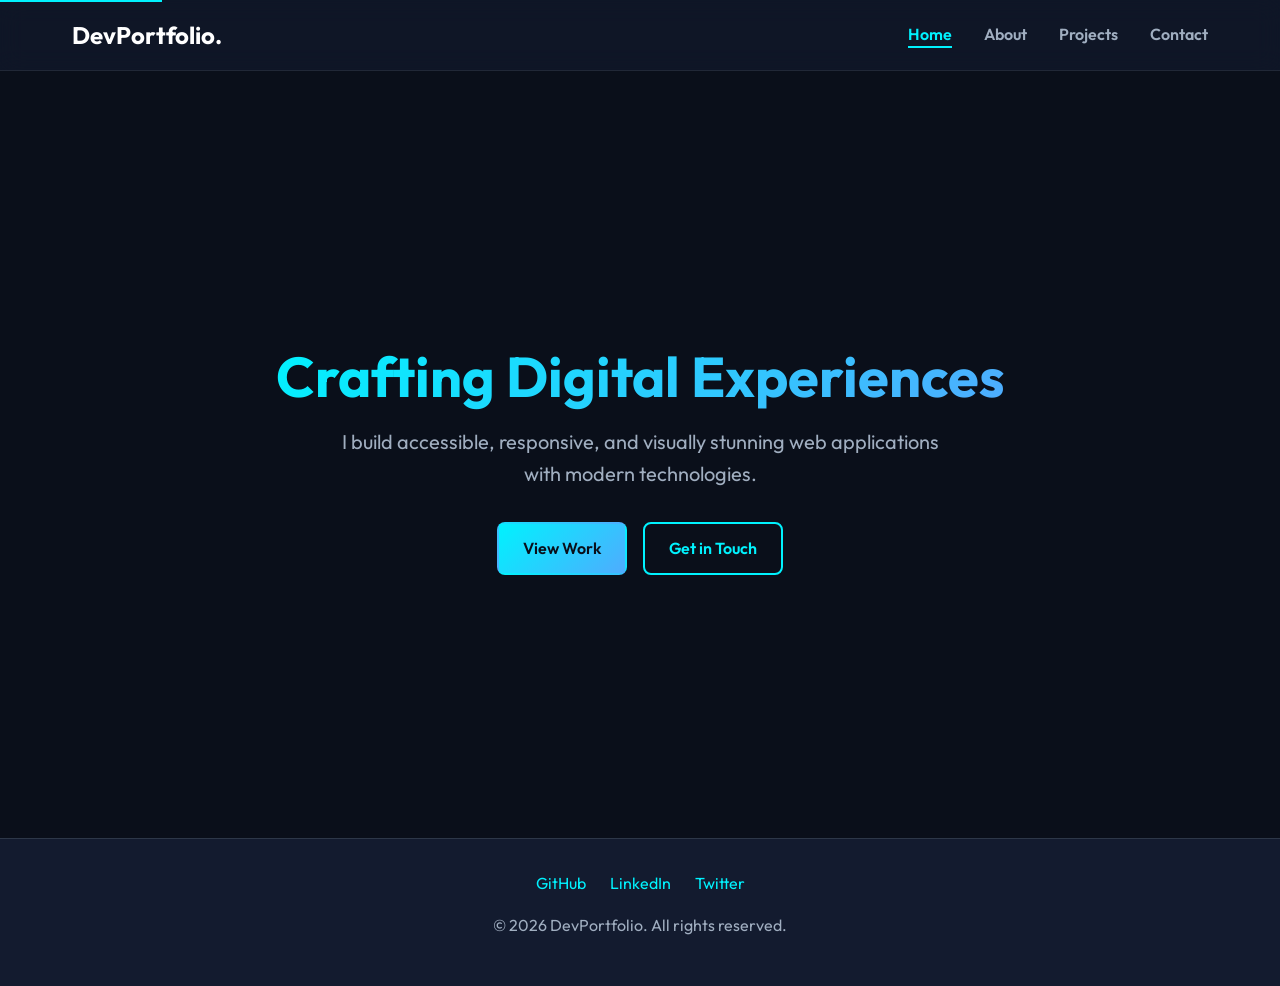
<file: index.html>
<!DOCTYPE html>
<html lang="en">
<head>
    <meta charset="UTF-8">
    <meta name="viewport" content="width=device-width, initial-scale=1.0">
    <meta name="description" content="Personal Portfolio of a passionate web developer showcasing creative projects, technical skills, and professional experience.">
    <title>Home | Portfolio</title>
    <link rel="stylesheet" href="styles.css">
</head>
<body>
    <a href="#main-content" class="skip-link">Skip to main content</a>
    
    <header class="site-header" role="banner">
        <div class="container nav-container">
            <a href="index.html" class="logo" aria-label="Home">DevPortfolio.</a>
            <nav class="main-nav" aria-label="Main Navigation">
                <ul>
                    <li><a href="index.html" aria-current="page">Home</a></li>
                    <li><a href="about.html">About</a></li>
                    <li><a href="projects.html">Projects</a></li>
                    <li><a href="contact.html">Contact</a></li>
                </ul>
            </nav>
        </div>
    </header>

    <main id="main-content" role="main">
        <section class="hero container" aria-labelledby="hero-heading">
            <h1 id="hero-heading">Crafting Digital Experiences</h1>
            <p>I build accessible, responsive, and visually stunning web applications with modern technologies.</p>
            <div class="btn-group">
                <a href="projects.html" class="btn btn-primary" aria-label="View my portfolio projects">View Work</a>
                <a href="contact.html" class="btn btn-secondary" aria-label="Contact me">Get in Touch</a>
            </div>
        </section>
    </main>

    <footer class="site-footer" role="contentinfo">
        <div class="container">
            <nav class="social-links" aria-label="Social Media Links">
                <a href="https://github.com" target="_blank" rel="noopener noreferrer" aria-label="GitHub Profile">GitHub</a>
                <a href="https://linkedin.com" target="_blank" rel="noopener noreferrer" aria-label="LinkedIn Profile">LinkedIn</a>
                <a href="https://twitter.com" target="_blank" rel="noopener noreferrer" aria-label="Twitter Profile">Twitter</a>
            </nav>
            <p>&copy; 2026 DevPortfolio. All rights reserved.</p>
        </div>
    </footer>
</body>
</html>
</file>
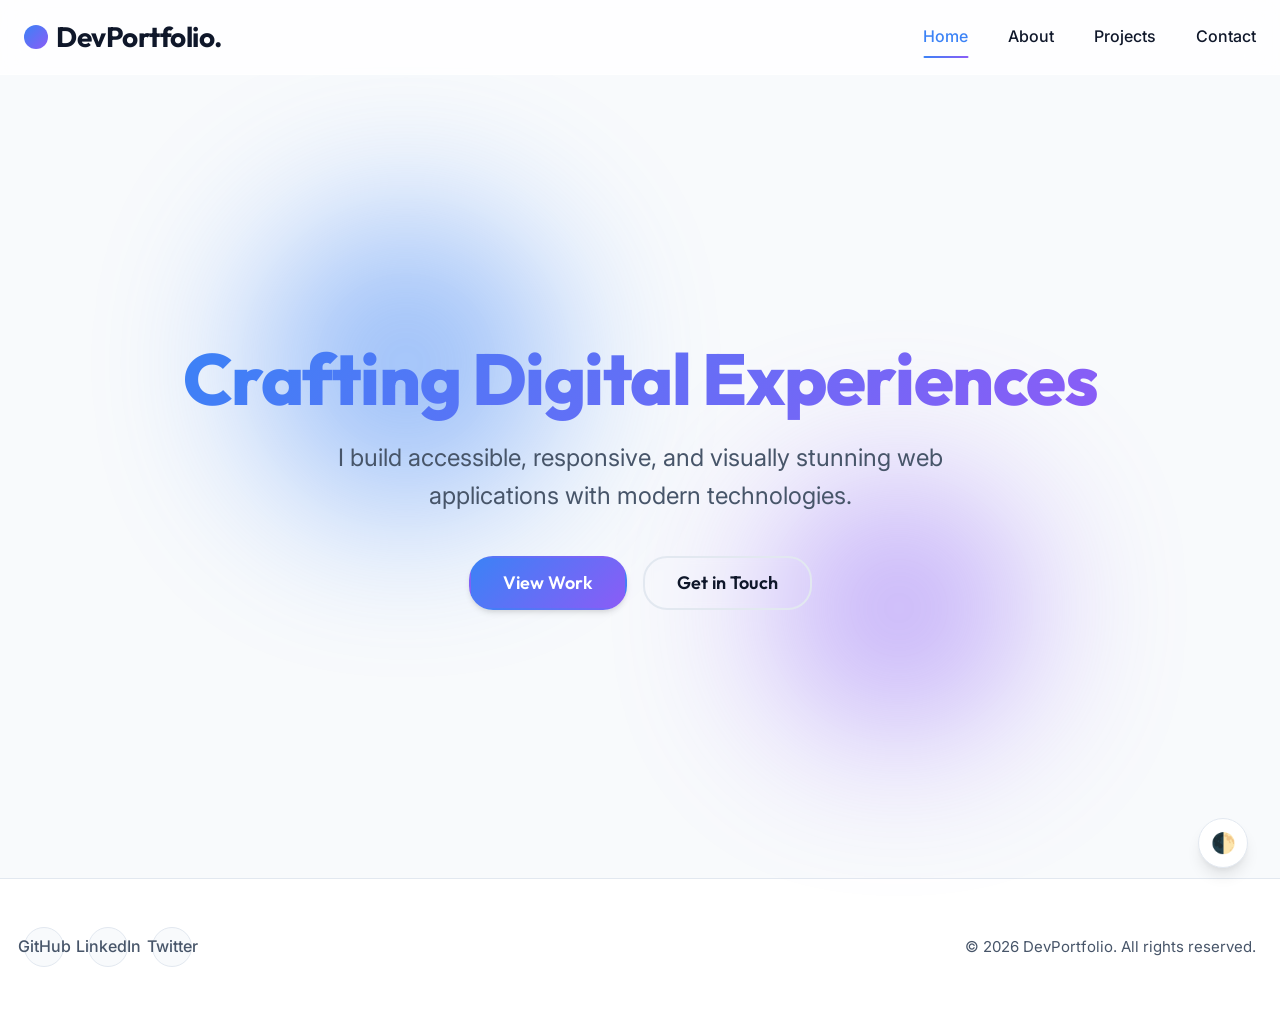
<file: Task2/index.html>
<!DOCTYPE html>
<html lang="en">
<head>
    <meta charset="UTF-8">
    <meta name="viewport" content="width=device-width, initial-scale=1.0">
    <meta name="description" content="Personal Portfolio of a passionate web developer showcasing creative projects, technical skills, and professional experience.">
    <title>Home | Portfolio</title>
    <link rel="stylesheet" href="styles.css">
</head>
<body>
    <a href="#main-content" class="skip-link">Skip to main content</a>
    
    <header class="site-header" role="banner">
        <div class="container nav-container">
            <a href="index.html" class="logo" aria-label="Home">DevPortfolio.</a>
            <nav class="main-nav" aria-label="Main Navigation">
                <ul>
                    <li><a href="index.html" aria-current="page">Home</a></li>
                    <li><a href="about.html">About</a></li>
                    <li><a href="projects.html">Projects</a></li>
                    <li><a href="contact.html">Contact</a></li>
                </ul>
            </nav>
        </div>
    </header>

    <main id="main-content" role="main">
        <section class="hero container" aria-labelledby="hero-heading">
            <h1 id="hero-heading">Crafting Digital Experiences</h1>
            <p>I build accessible, responsive, and visually stunning web applications with modern technologies.</p>
            <div class="btn-group">
                <a href="projects.html" class="btn btn-primary" aria-label="View my portfolio projects">View Work</a>
                <a href="contact.html" class="btn btn-secondary" aria-label="Contact me">Get in Touch</a>
            </div>
        </section>
    </main>

    <footer class="site-footer" role="contentinfo">
        <div class="container footer-content">
            <nav class="social-links" aria-label="Social Media Links">
                <a href="https://github.com" target="_blank" rel="noopener noreferrer" aria-label="GitHub Profile">GitHub</a>
                <a href="https://linkedin.com" target="_blank" rel="noopener noreferrer" aria-label="LinkedIn Profile">LinkedIn</a>
                <a href="https://twitter.com" target="_blank" rel="noopener noreferrer" aria-label="Twitter Profile">Twitter</a>
            </nav>
            <p>&copy; 2026 DevPortfolio. All rights reserved.</p>
        </div>
    </footer>

    <div class="theme-toggle-container">
        <button id="themeToggle" class="theme-toggle" aria-label="Toggle dark mode">
            🌓
        </button>
    </div>
    <script>
        const toggleBtn = document.getElementById('themeToggle');
        toggleBtn.addEventListener('click', () => {
            const currentTheme = document.documentElement.getAttribute('data-theme') || 'light';
            document.documentElement.setAttribute('data-theme', currentTheme === 'light' ? 'dark' : 'light');
        });
    </script>
</body>
</html>
</file>
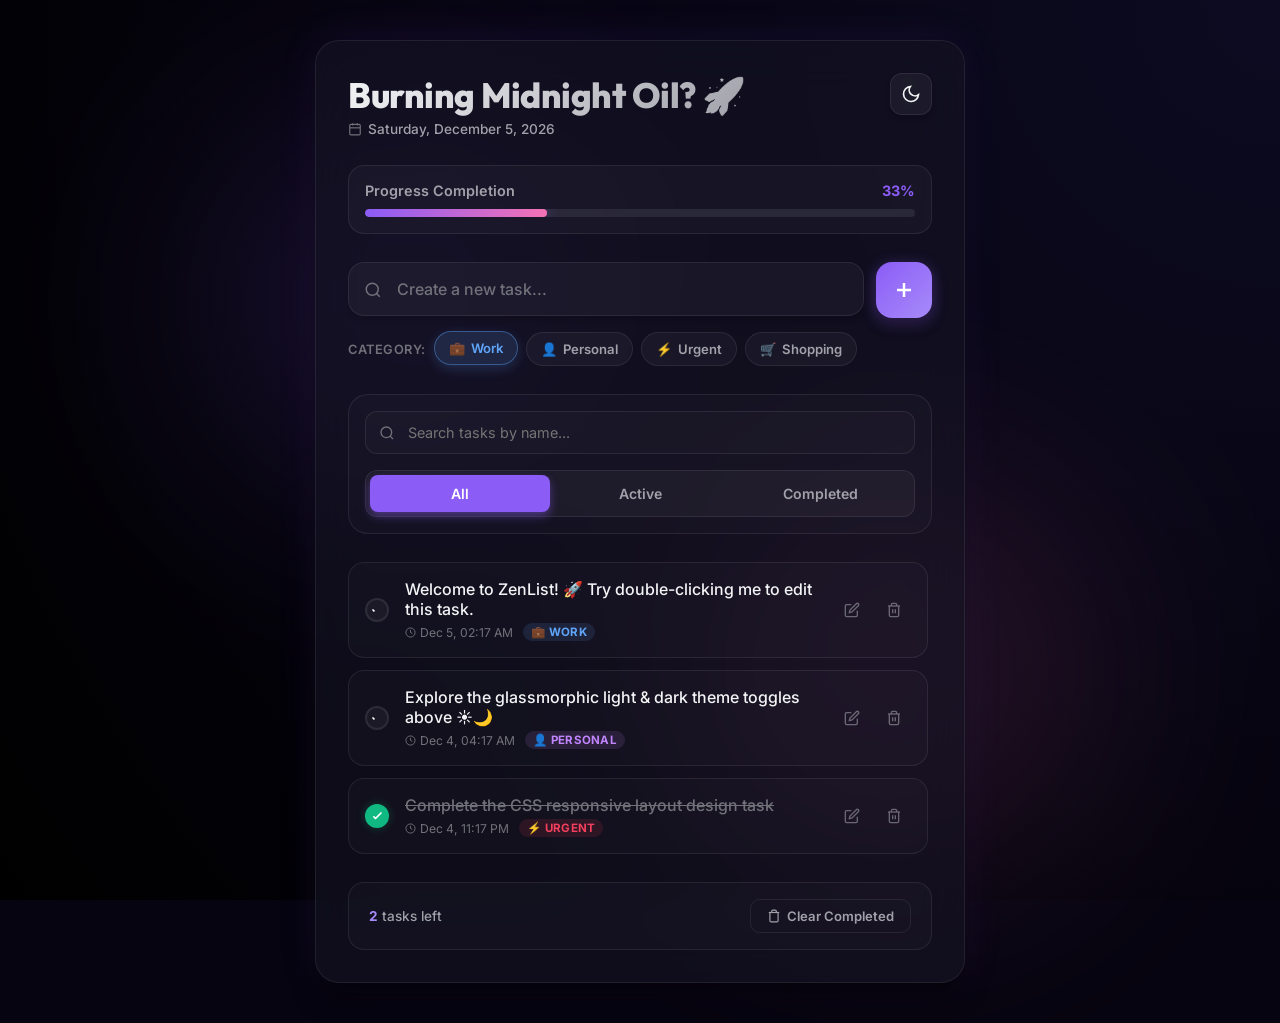
<file: Task3/index.html>
<!DOCTYPE html>
<html lang="en" data-theme="dark">
<head>
  <meta charset="UTF-8">
  <meta name="viewport" content="width=device-width, initial-scale=1.0">
  <meta name="description" content="ZenList - A premium, interactive glassmorphic client-side task manager with advanced state, CRUD, filters, and local persistence.">
  <title>ZenList // Premium Personal Task Space</title>
  
  <!-- CSS Stylesheet -->
  <link rel="stylesheet" href="styles.css">
</head>
<body>

  <!-- Main Glassmorphic Wrapper -->
  <main class="app-container" id="appContainer">
    
    <!-- App Header & Greeting Panel -->
    <header class="app-header">
      <div class="greeting-section">
        <h1 id="greetingText">Hello, Productive Day!</h1>
        <div class="date-widget" aria-live="polite">
          <svg fill="none" viewBox="0 0 24 24" stroke="currentColor">
            <rect x="3" y="4" width="18" height="18" rx="2" ry="2" stroke-width="2"/>
            <line x1="16" y1="2" x2="16" y2="6" stroke-width="2"/>
            <line x1="8" y1="2" x2="8" y2="6" stroke-width="2"/>
            <line x1="3" y1="10" x2="21" y2="10" stroke-width="2"/>
          </svg>
          <span id="dateText">Loading Date...</span>
        </div>
      </div>
      
      <!-- Theme Toggle Switch -->
      <div class="header-actions">
        <button id="themeToggleBtn" class="theme-toggle" aria-label="Toggle light and dark theme" title="Toggle Theme">
          <!-- Sun Icon for Light Mode -->
          <svg class="sun-icon" fill="none" viewBox="0 0 24 24" stroke="currentColor">
            <circle cx="12" cy="12" r="5" stroke-width="2"/>
            <line x1="12" y1="1" x2="12" y2="3" stroke-width="2"/>
            <line x1="12" y1="21" x2="12" y2="23" stroke-width="2"/>
            <line x1="4.22" y1="4.22" x2="5.64" y2="5.64" stroke-width="2"/>
            <line x1="18.36" y1="18.36" x2="19.78" y2="19.78" stroke-width="2"/>
            <line x1="1" y1="12" x2="3" y2="12" stroke-width="2"/>
            <line x1="21" y1="12" x2="23" y2="12" stroke-width="2"/>
            <line x1="4.22" y1="19.78" x2="5.64" y2="18.36" stroke-width="2"/>
            <line x1="18.36" y1="5.64" x2="19.78" y2="4.22" stroke-width="2"/>
          </svg>
          <!-- Moon Icon for Dark Mode -->
          <svg class="moon-icon" fill="none" viewBox="0 0 24 24" stroke="currentColor">
            <path d="M21 12.79A9 9 0 1 1 11.21 3 7 7 0 0 0 21 12.79z" stroke-width="2"/>
          </svg>
        </button>
      </div>
    </header>

    <!-- Progress Tracker Widget -->
    <section class="progress-widget" aria-labelledby="progressTitle">
      <div class="progress-info">
        <span id="progressTitle">Progress Completion</span>
        <span id="progressPercent" class="progress-percent">0%</span>
      </div>
      <div class="progress-bar-container">
        <div id="progressBarFill" class="progress-bar-fill" role="progressbar" aria-valuenow="0" aria-valuemin="0" aria-valuemax="100"></div>
      </div>
    </section>

    <!-- Task Input Panel -->
    <section class="input-panel" aria-label="Add a new task">
      <div class="input-row">
        <div class="input-container">
          <input type="text" id="taskInput" class="task-input" placeholder="Create a new task..." aria-label="Task title input">
          <svg fill="none" viewBox="0 0 24 24" stroke="currentColor">
            <circle cx="11" cy="11" r="8" stroke-width="2"/>
            <line x1="21" y1="21" x2="16.65" y2="16.65" stroke-width="2"/>
          </svg>
        </div>
        <button id="addTaskBtn" class="add-task-btn" aria-label="Add task button" title="Add Task">
          <svg fill="none" viewBox="0 0 24 24" stroke="currentColor">
            <line x1="12" y1="5" x2="12" y2="19"/>
            <line x1="5" y1="12" x2="19" y2="12"/>
          </svg>
        </button>
      </div>

      <!-- Categories Option Chips -->
      <div class="options-row">
        <div class="category-select-wrapper">
          <span class="category-label">Category:</span>
          <div class="category-chips" id="categoryChips">
            <button class="category-chip active" data-category="work" aria-label="Select Work Category">
              <span>💼</span> Work
            </button>
            <button class="category-chip" data-category="personal" aria-label="Select Personal Category">
              <span>👤</span> Personal
            </button>
            <button class="category-chip" data-category="urgent" aria-label="Select Urgent Category">
              <span>⚡</span> Urgent
            </button>
            <button class="category-chip" data-category="shopping" aria-label="Select Shopping Category">
              <span>🛒</span> Shopping
            </button>
          </div>
        </div>
      </div>
    </section>

    <!-- Filter & Search Board -->
    <section class="filter-search-container" aria-label="Search and filter tasks">
      <!-- Search Input -->
      <div class="search-container">
        <input type="text" id="searchInput" class="search-input" placeholder="Search tasks by name..." aria-label="Search tasks input">
        <svg fill="none" viewBox="0 0 24 24" stroke="currentColor">
          <circle cx="11" cy="11" r="8" stroke-width="2"/>
          <line x1="21" y1="21" x2="16.65" y2="16.65" stroke-width="2"/>
        </svg>
      </div>

      <!-- State Filters (Tabs) -->
      <nav class="filters-tabs" aria-label="Task state navigation">
        <button class="filter-tab active" data-filter="all">All</button>
        <button class="filter-tab" data-filter="active">Active</button>
        <button class="filter-tab" data-filter="completed">Completed</button>
      </nav>
    </section>

    <!-- Tasks Display Area -->
    <section id="tasksDisplaySection" aria-label="List of tasks">
      <div id="tasksContainer" class="tasks-container">
        <!-- Rendered Dynamically via JS -->
      </div>
    </section>

    <!-- Stats & Cleanup Footer -->
    <footer class="app-footer">
      <div class="stats-count">
        <span id="itemsLeftCount">0</span> tasks left
      </div>
      <button id="clearCompletedBtn" class="clear-btn" aria-label="Clear all completed tasks" title="Clear Completed">
        <svg fill="none" viewBox="0 0 24 24" stroke="currentColor">
          <polyline points="3 6 5 6 21 6" stroke-width="2"/>
          <path d="M19 6v14a2 2 0 0 1-2 2H7a2 2 0 0 1-2-2V6m3 0V4a2 2 0 0 1 2-2h4a2 2 0 0 1 2 2v2" stroke-width="2"/>
        </svg>
        Clear Completed
      </button>
    </footer>

  </main>

  <!-- JavaScript Application -->
  <script src="app.js"></script>
</body>
</html>
</file>
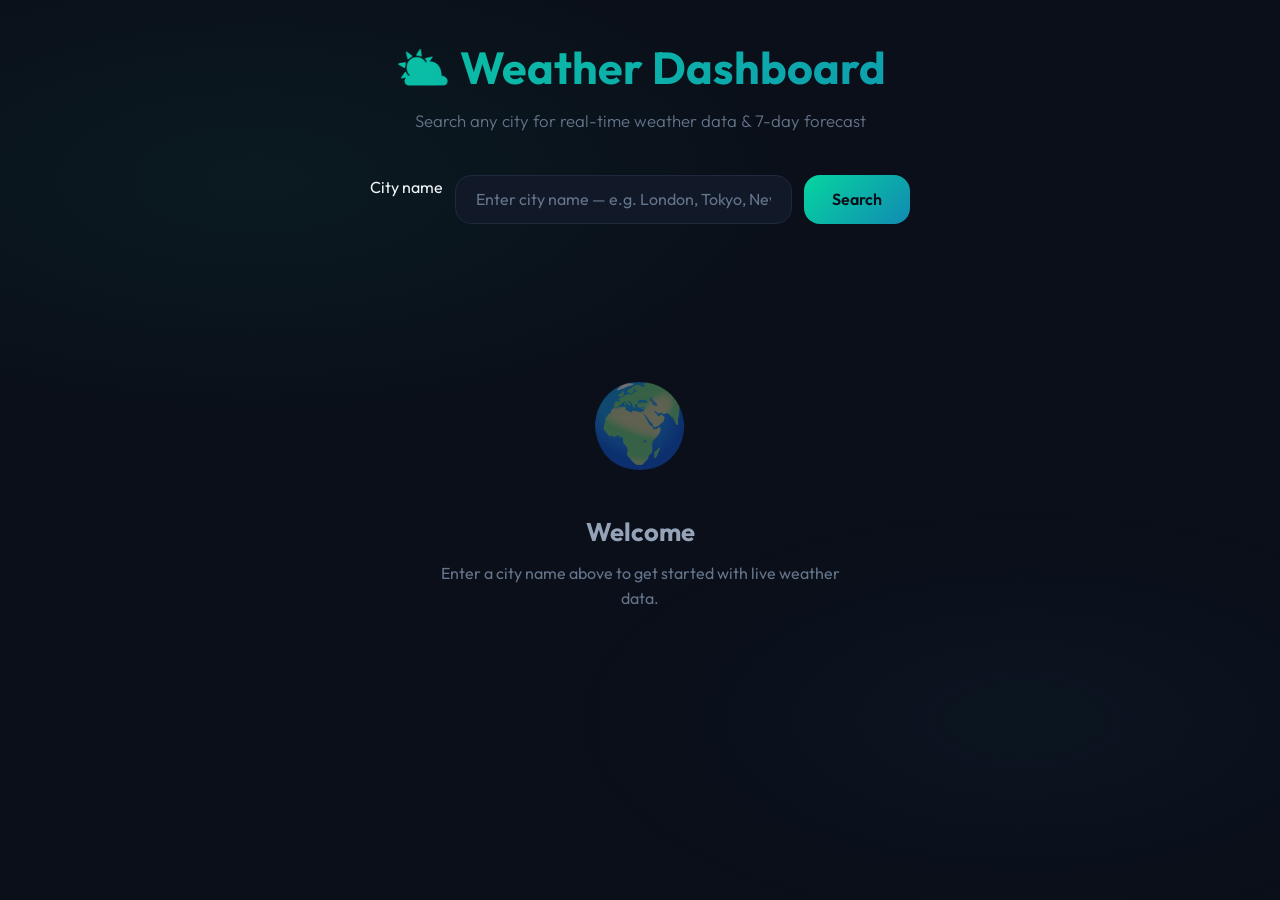
<file: Task4/index.html>
<!DOCTYPE html>
<html lang="en">
<head>
    <meta charset="UTF-8">
    <meta name="viewport" content="width=device-width, initial-scale=1.0">
    <meta name="description" content="Real-time Weather Dashboard — search any city and view live temperature, humidity, wind speed and a 7-day forecast.">
    <title>Weather Dashboard | Real-Time Forecast</title>
    <link rel="stylesheet" href="styles.css">
</head>
<body>
    <div class="app-wrapper">

        <!-- Header -->
        <header class="app-header">
            <h1>⛅ Weather Dashboard</h1>
            <p>Search any city for real-time weather data &amp; 7-day forecast</p>
        </header>

        <!-- Search -->
        <section class="search-section" aria-label="City Search">
            <form class="search-form" id="searchForm" role="search">
                <label for="cityInput" class="sr-only">City name</label>
                <input
                    type="text"
                    id="cityInput"
                    class="search-input"
                    placeholder="Enter city name — e.g. London, Tokyo, New York"
                    autocomplete="off"
                    required
                >
                <button type="submit" class="search-btn" id="searchBtn">Search</button>
            </form>
        </section>

        <!-- Status / Error messages -->
        <div id="statusMessage" class="status-message hidden" role="alert" aria-live="polite"></div>

        <!-- Welcome state (shown before first search) -->
        <div id="welcomeState" class="welcome-state">
            <div class="welcome-icon">🌍</div>
            <h2>Welcome</h2>
            <p>Enter a city name above to get started with live weather data.</p>
        </div>

        <!-- Dashboard (hidden until data loads) -->
        <section class="dashboard" id="dashboard" aria-label="Weather Results">

            <!-- Current Weather Hero -->
            <div class="current-weather" id="currentWeather">
                <div class="current-left">
                    <h2 id="cityName">—</h2>
                    <p class="date-time" id="dateTime">—</p>
                    <p class="weather-desc" id="weatherDesc">—</p>
                </div>
                <div class="current-right">
                    <span class="weather-icon" id="weatherIcon" aria-hidden="true"></span>
                    <span class="current-temp" id="currentTemp">—</span>
                </div>
            </div>

            <!-- Metrics Grid -->
            <div class="metrics-grid" id="metricsGrid">
                <div class="metric-card">
                    <span class="metric-icon" aria-hidden="true">🌡️</span>
                    <span class="metric-label">Feels Like</span>
                    <span class="metric-value" id="feelsLike">—</span>
                </div>
                <div class="metric-card">
                    <span class="metric-icon" aria-hidden="true">💧</span>
                    <span class="metric-label">Humidity</span>
                    <span class="metric-value" id="humidity">—</span>
                </div>
                <div class="metric-card">
                    <span class="metric-icon" aria-hidden="true">💨</span>
                    <span class="metric-label">Wind Speed</span>
                    <span class="metric-value" id="windSpeed">—</span>
                </div>
                <div class="metric-card">
                    <span class="metric-icon" aria-hidden="true">🧭</span>
                    <span class="metric-label">Wind Direction</span>
                    <span class="metric-value" id="windDir">—</span>
                </div>
                <div class="metric-card">
                    <span class="metric-icon" aria-hidden="true">☀️</span>
                    <span class="metric-label">UV Index</span>
                    <span class="metric-value" id="uvIndex">—</span>
                </div>
                <div class="metric-card">
                    <span class="metric-icon" aria-hidden="true">🌧️</span>
                    <span class="metric-label">Precipitation</span>
                    <span class="metric-value" id="precipitation">—</span>
                </div>
            </div>

            <!-- 7-Day Forecast -->
            <div class="forecast-section">
                <h3>7-Day Forecast</h3>
                <div class="forecast-grid" id="forecastGrid">
                    <!-- Populated by JS -->
                </div>
            </div>

        </section>
    </div>

    <script src="app.js"></script>
</body>
</html>
</file>
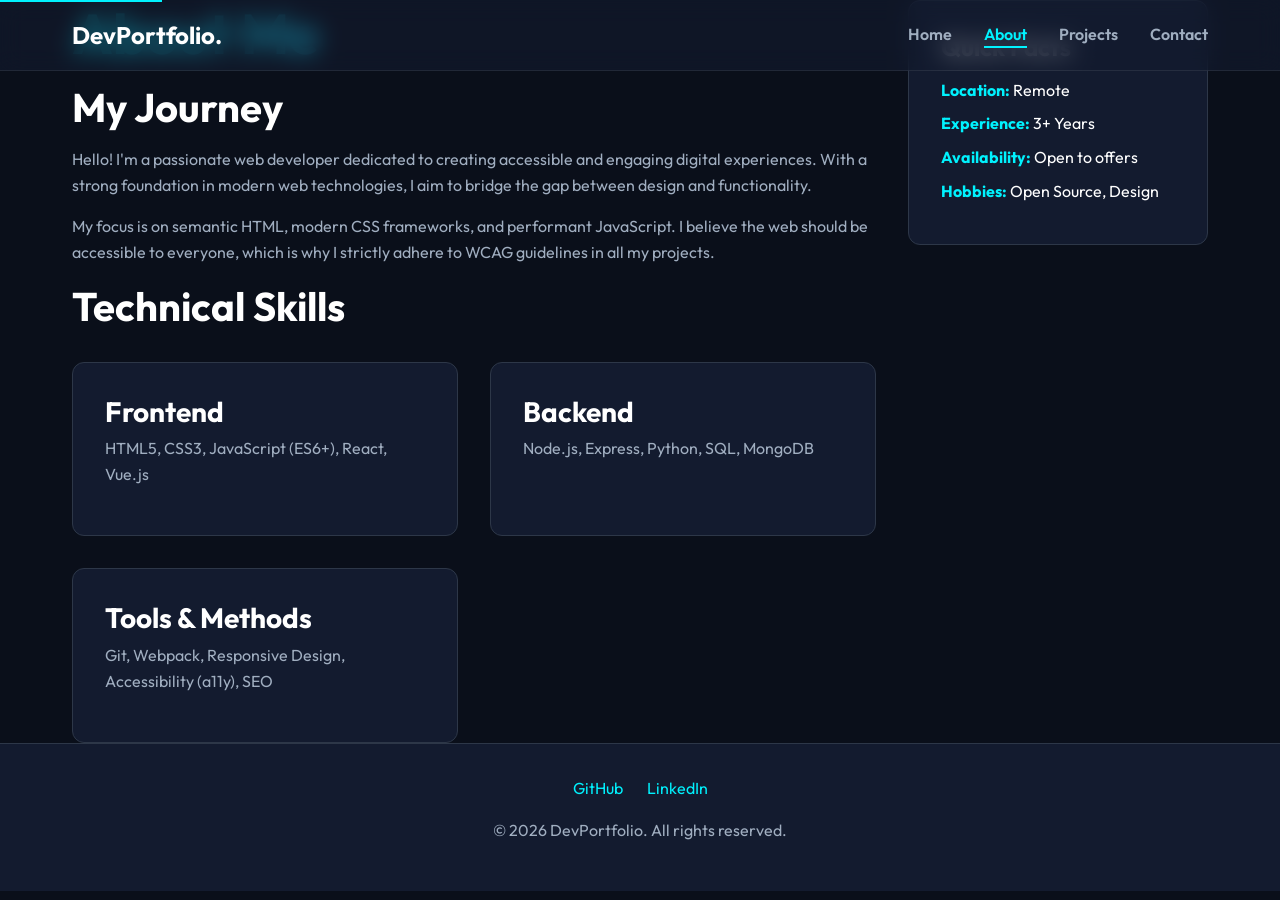
<file: about.html>
<!DOCTYPE html>
<html lang="en">
<head>
    <meta charset="UTF-8">
    <meta name="viewport" content="width=device-width, initial-scale=1.0">
    <meta name="description" content="Learn more about my journey, technical skills, and professional experience as a frontend web developer.">
    <title>About Me | Portfolio</title>
    <link rel="stylesheet" href="styles.css">
</head>
<body>
    <a href="#main-content" class="skip-link">Skip to main content</a>
    
    <header class="site-header" role="banner">
        <div class="container nav-container">
            <a href="index.html" class="logo" aria-label="Home">DevPortfolio.</a>
            <nav class="main-nav" aria-label="Main Navigation">
                <ul>
                    <li><a href="index.html">Home</a></li>
                    <li><a href="about.html" aria-current="page">About</a></li>
                    <li><a href="projects.html">Projects</a></li>
                    <li><a href="contact.html">Contact</a></li>
                </ul>
            </nav>
        </div>
    </header>

    <main id="main-content" role="main" class="container" style="display: flex; gap: 2rem; flex-wrap: wrap;">
        <article aria-labelledby="about-heading" style="flex: 1; min-width: 300px;">
            <header>
                <h1 id="about-heading">About Me</h1>
            </header>
            
            <section aria-labelledby="bio-heading">
                <h2 id="bio-heading">My Journey</h2>
                <p>Hello! I'm a passionate web developer dedicated to creating accessible and engaging digital experiences. With a strong foundation in modern web technologies, I aim to bridge the gap between design and functionality.</p>
                <p>My focus is on semantic HTML, modern CSS frameworks, and performant JavaScript. I believe the web should be accessible to everyone, which is why I strictly adhere to WCAG guidelines in all my projects.</p>
            </section>

            <section aria-labelledby="skills-heading">
                <h2 id="skills-heading">Technical Skills</h2>
                <div class="grid">
                    <div class="card" tabindex="0">
                        <h3>Frontend</h3>
                        <p>HTML5, CSS3, JavaScript (ES6+), React, Vue.js</p>
                    </div>
                    <div class="card" tabindex="0">
                        <h3>Backend</h3>
                        <p>Node.js, Express, Python, SQL, MongoDB</p>
                    </div>
                    <div class="card" tabindex="0">
                        <h3>Tools & Methods</h3>
                        <p>Git, Webpack, Responsive Design, Accessibility (a11y), SEO</p>
                    </div>
                </div>
            </section>
        </article>

        <aside aria-labelledby="quick-facts" style="flex-basis: 300px; background: var(--surface-color); padding: 2rem; border-radius: 12px; border: 1px solid var(--border-color); height: fit-content;">
            <h2 id="quick-facts" style="font-size: 1.5rem; margin-bottom: 1rem;">Quick Facts</h2>
            <ul style="list-style: none; padding: 0;">
                <li style="margin-bottom: 0.5rem;"><strong style="color: var(--primary-color);">Location:</strong> Remote</li>
                <li style="margin-bottom: 0.5rem;"><strong style="color: var(--primary-color);">Experience:</strong> 3+ Years</li>
                <li style="margin-bottom: 0.5rem;"><strong style="color: var(--primary-color);">Availability:</strong> Open to offers</li>
                <li style="margin-bottom: 0.5rem;"><strong style="color: var(--primary-color);">Hobbies:</strong> Open Source, Design</li>
            </ul>
        </aside>
    </main>

    <footer class="site-footer" role="contentinfo">
        <div class="container">
            <nav class="social-links" aria-label="Social Media Links">
                <a href="https://github.com" target="_blank" rel="noopener noreferrer" aria-label="GitHub Profile">GitHub</a>
                <a href="https://linkedin.com" target="_blank" rel="noopener noreferrer" aria-label="LinkedIn Profile">LinkedIn</a>
            </nav>
            <p>&copy; 2026 DevPortfolio. All rights reserved.</p>
        </div>
    </footer>
</body>
</html>
</file>
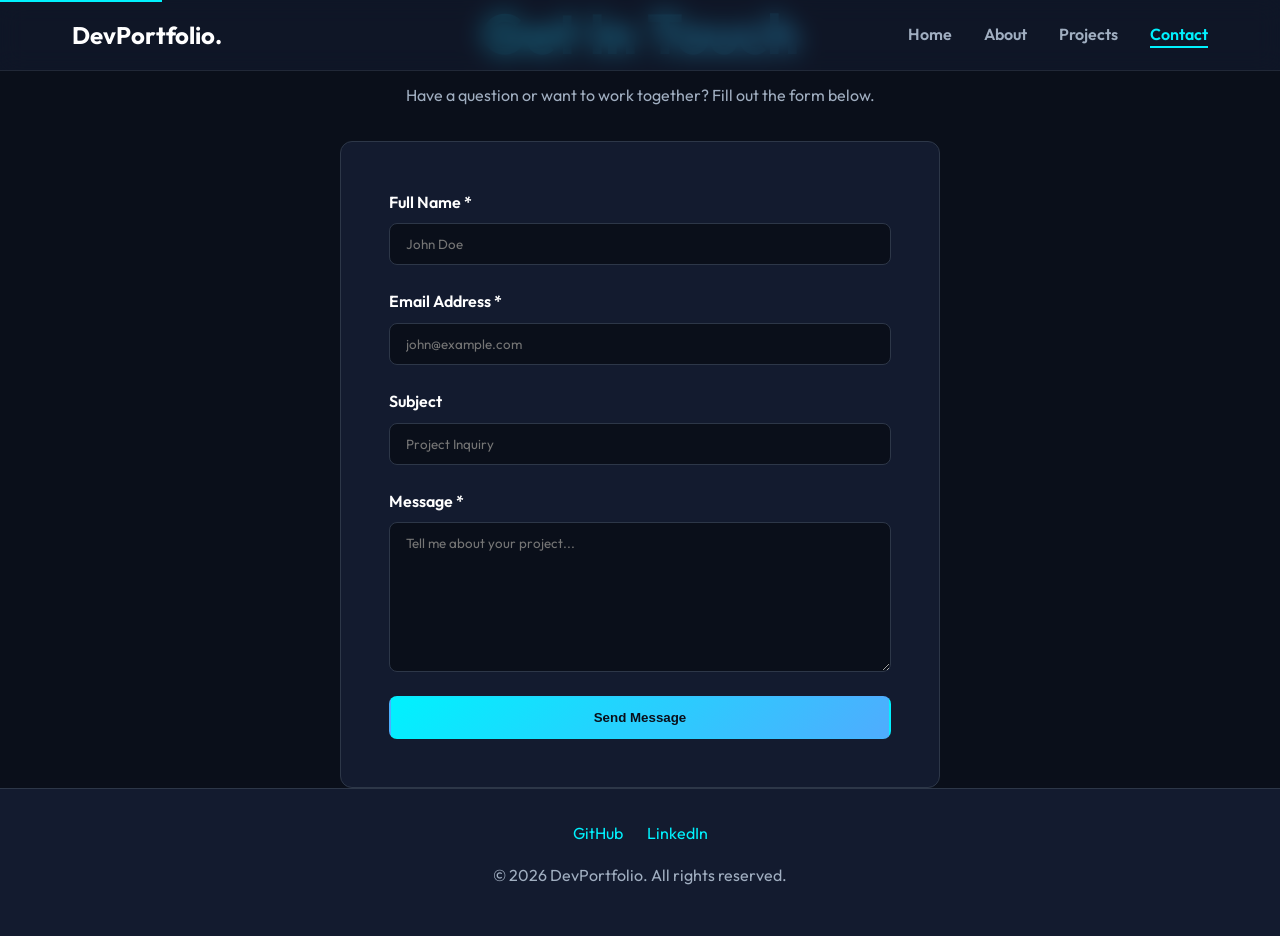
<file: contact.html>
<!DOCTYPE html>
<html lang="en">
<head>
    <meta charset="UTF-8">
    <meta name="viewport" content="width=device-width, initial-scale=1.0">
    <meta name="description" content="Get in touch with me for freelance projects, job opportunities, or just to say hello.">
    <title>Contact Me | Portfolio</title>
    <link rel="stylesheet" href="styles.css">
</head>
<body>
    <a href="#main-content" class="skip-link">Skip to main content</a>
    
    <header class="site-header" role="banner">
        <div class="container nav-container">
            <a href="index.html" class="logo" aria-label="Home">DevPortfolio.</a>
            <nav class="main-nav" aria-label="Main Navigation">
                <ul>
                    <li><a href="index.html">Home</a></li>
                    <li><a href="about.html">About</a></li>
                    <li><a href="projects.html">Projects</a></li>
                    <li><a href="contact.html" aria-current="page">Contact</a></li>
                </ul>
            </nav>
        </div>
    </header>

    <main id="main-content" role="main" class="container">
        <section aria-labelledby="contact-heading">
            <header style="text-align: center; margin-bottom: 2rem;">
                <h1 id="contact-heading">Get In Touch</h1>
                <p>Have a question or want to work together? Fill out the form below.</p>
            </header>

            <div class="contact-wrapper">
                <form action="#" method="POST" aria-label="Contact Form">
                    <div class="form-group">
                        <label for="name">Full Name <span aria-hidden="true">*</span></label>
                        <input type="text" id="name" name="name" required aria-required="true" autocomplete="name" placeholder="John Doe">
                    </div>
                    
                    <div class="form-group">
                        <label for="email">Email Address <span aria-hidden="true">*</span></label>
                        <input type="email" id="email" name="email" required aria-required="true" autocomplete="email" placeholder="john@example.com">
                    </div>

                    <div class="form-group">
                        <label for="subject">Subject</label>
                        <input type="text" id="subject" name="subject" autocomplete="off" placeholder="Project Inquiry">
                    </div>

                    <div class="form-group">
                        <label for="message">Message <span aria-hidden="true">*</span></label>
                        <textarea id="message" name="message" required aria-required="true" placeholder="Tell me about your project..."></textarea>
                    </div>

                    <button type="submit" class="btn btn-primary" style="width: 100%;">Send Message</button>
                </form>
            </div>
        </section>
    </main>

    <footer class="site-footer" role="contentinfo">
        <div class="container">
            <nav class="social-links" aria-label="Social Media Links">
                <a href="https://github.com" target="_blank" rel="noopener noreferrer" aria-label="GitHub Profile">GitHub</a>
                <a href="https://linkedin.com" target="_blank" rel="noopener noreferrer" aria-label="LinkedIn Profile">LinkedIn</a>
            </nav>
            <p>&copy; 2026 DevPortfolio. All rights reserved.</p>
        </div>
    </footer>
</body>
</html>
</file>
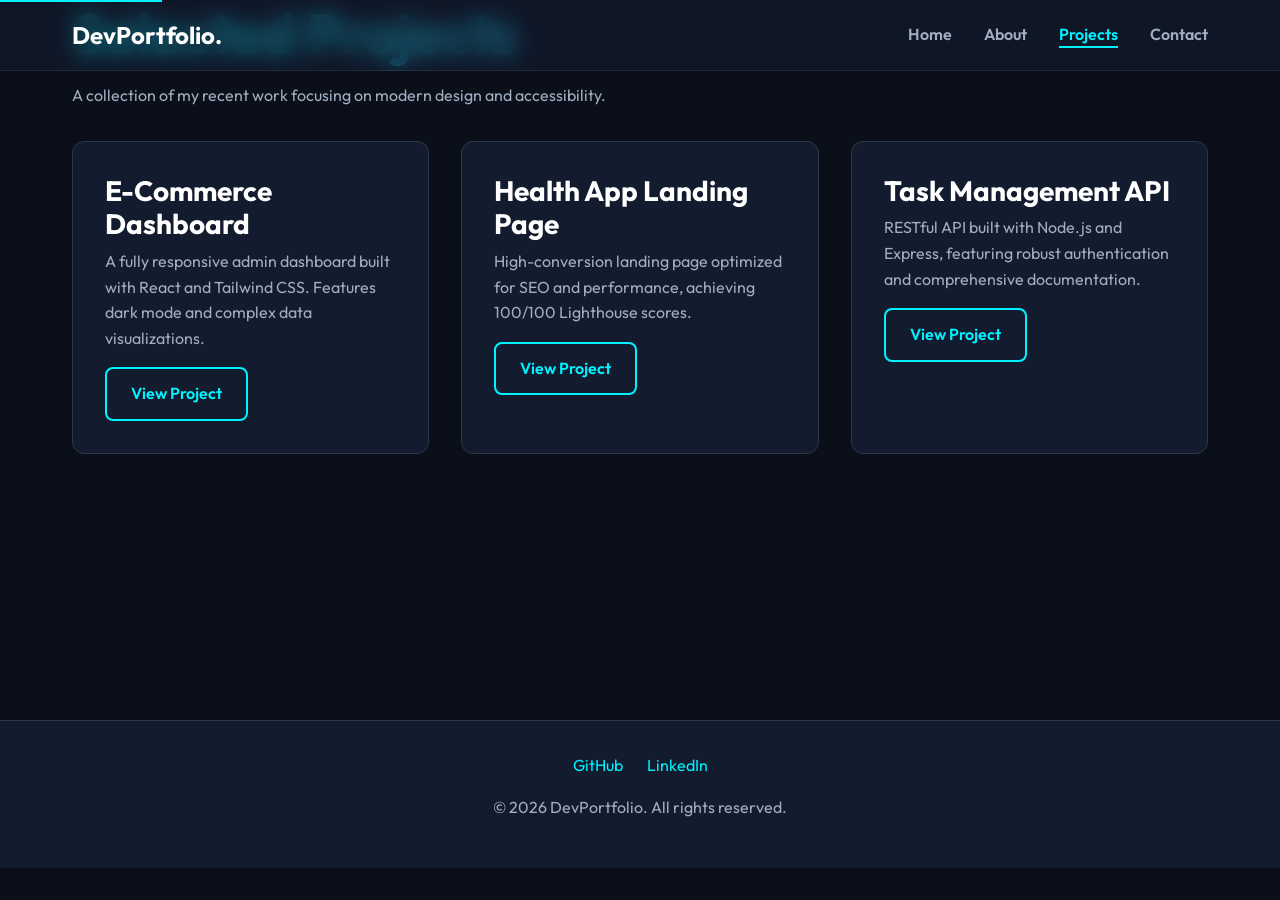
<file: projects.html>
<!DOCTYPE html>
<html lang="en">
<head>
    <meta charset="UTF-8">
    <meta name="viewport" content="width=device-width, initial-scale=1.0">
    <meta name="description" content="View my portfolio of web development projects, including e-commerce platforms, web apps, and interactive sites.">
    <title>Projects | Portfolio</title>
    <link rel="stylesheet" href="styles.css">
</head>
<body>
    <a href="#main-content" class="skip-link">Skip to main content</a>
    
    <header class="site-header" role="banner">
        <div class="container nav-container">
            <a href="index.html" class="logo" aria-label="Home">DevPortfolio.</a>
            <nav class="main-nav" aria-label="Main Navigation">
                <ul>
                    <li><a href="index.html">Home</a></li>
                    <li><a href="about.html">About</a></li>
                    <li><a href="projects.html" aria-current="page">Projects</a></li>
                    <li><a href="contact.html">Contact</a></li>
                </ul>
            </nav>
        </div>
    </header>

    <main id="main-content" role="main" class="container">
        <section aria-labelledby="projects-heading">
            <header>
                <h1 id="projects-heading">Selected Projects</h1>
                <p>A collection of my recent work focusing on modern design and accessibility.</p>
            </header>

            <div class="grid">
                <article class="card" aria-labelledby="project1-title">
                    <h3 id="project1-title">E-Commerce Dashboard</h3>
                    <p>A fully responsive admin dashboard built with React and Tailwind CSS. Features dark mode and complex data visualizations.</p>
                    <a href="#" class="btn btn-secondary" aria-label="View E-Commerce Dashboard project details">View Project</a>
                </article>
                
                <article class="card" aria-labelledby="project2-title">
                    <h3 id="project2-title">Health App Landing Page</h3>
                    <p>High-conversion landing page optimized for SEO and performance, achieving 100/100 Lighthouse scores.</p>
                    <a href="#" class="btn btn-secondary" aria-label="View Health App project details">View Project</a>
                </article>

                <article class="card" aria-labelledby="project3-title">
                    <h3 id="project3-title">Task Management API</h3>
                    <p>RESTful API built with Node.js and Express, featuring robust authentication and comprehensive documentation.</p>
                    <a href="#" class="btn btn-secondary" aria-label="View Task Management API project details">View Project</a>
                </article>
            </div>
        </section>
    </main>

    <footer class="site-footer" role="contentinfo">
        <div class="container">
            <nav class="social-links" aria-label="Social Media Links">
                <a href="https://github.com" target="_blank" rel="noopener noreferrer" aria-label="GitHub Profile">GitHub</a>
                <a href="https://linkedin.com" target="_blank" rel="noopener noreferrer" aria-label="LinkedIn Profile">LinkedIn</a>
            </nav>
            <p>&copy; 2026 DevPortfolio. All rights reserved.</p>
        </div>
    </footer>
</body>
</html>
</file>
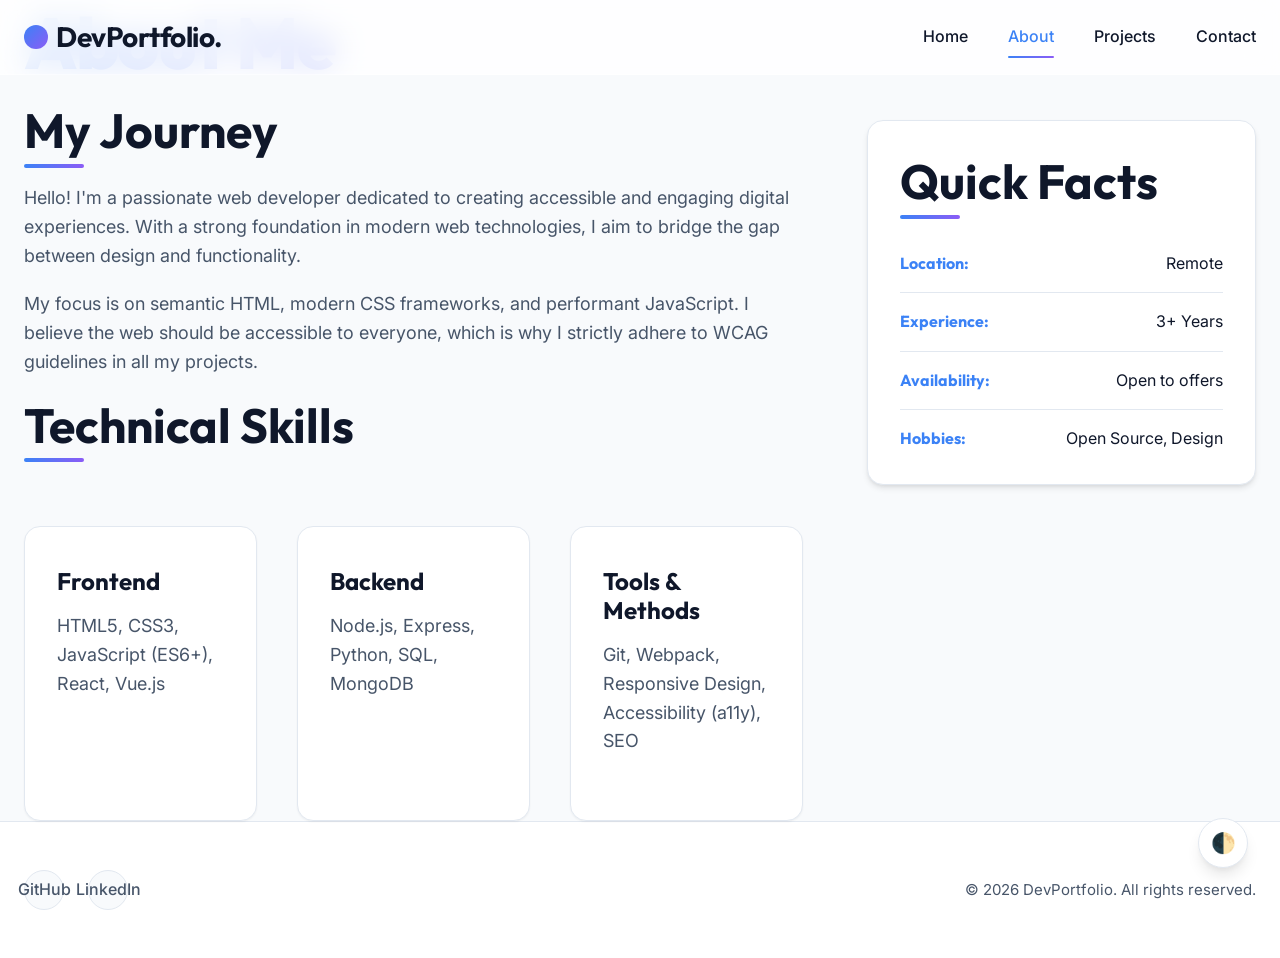
<file: Task2/about.html>
<!DOCTYPE html>
<html lang="en">
<head>
    <meta charset="UTF-8">
    <meta name="viewport" content="width=device-width, initial-scale=1.0">
    <meta name="description" content="Learn more about my journey, technical skills, and professional experience as a frontend web developer.">
    <title>About Me | Portfolio</title>
    <link rel="stylesheet" href="styles.css">
</head>
<body>
    <a href="#main-content" class="skip-link">Skip to main content</a>
    
    <header class="site-header" role="banner">
        <div class="container nav-container">
            <a href="index.html" class="logo" aria-label="Home">DevPortfolio.</a>
            <nav class="main-nav" aria-label="Main Navigation">
                <ul>
                    <li><a href="index.html">Home</a></li>
                    <li><a href="about.html" aria-current="page">About</a></li>
                    <li><a href="projects.html">Projects</a></li>
                    <li><a href="contact.html">Contact</a></li>
                </ul>
            </nav>
        </div>
    </header>

    <main id="main-content" role="main" class="container about-layout">
        <article aria-labelledby="about-heading">
            <header>
                <h1 id="about-heading">About Me</h1>
            </header>
            
            <section aria-labelledby="bio-heading">
                <h2 id="bio-heading">My Journey</h2>
                <p>Hello! I'm a passionate web developer dedicated to creating accessible and engaging digital experiences. With a strong foundation in modern web technologies, I aim to bridge the gap between design and functionality.</p>
                <p>My focus is on semantic HTML, modern CSS frameworks, and performant JavaScript. I believe the web should be accessible to everyone, which is why I strictly adhere to WCAG guidelines in all my projects.</p>
            </section>

            <section aria-labelledby="skills-heading">
                <h2 id="skills-heading">Technical Skills</h2>
                <div class="grid">
                    <div class="card" tabindex="0">
                        <h3>Frontend</h3>
                        <p>HTML5, CSS3, JavaScript (ES6+), React, Vue.js</p>
                    </div>
                    <div class="card" tabindex="0">
                        <h3>Backend</h3>
                        <p>Node.js, Express, Python, SQL, MongoDB</p>
                    </div>
                    <div class="card" tabindex="0">
                        <h3>Tools & Methods</h3>
                        <p>Git, Webpack, Responsive Design, Accessibility (a11y), SEO</p>
                    </div>
                </div>
            </section>
        </article>

        <aside class="quick-facts" aria-labelledby="quick-facts">
            <h2 id="quick-facts">Quick Facts</h2>
            <ul>
                <li><strong>Location:</strong> Remote</li>
                <li><strong>Experience:</strong> 3+ Years</li>
                <li><strong>Availability:</strong> Open to offers</li>
                <li><strong>Hobbies:</strong> Open Source, Design</li>
            </ul>
        </aside>
    </main>

    <footer class="site-footer" role="contentinfo">
        <div class="container footer-content">
            <nav class="social-links" aria-label="Social Media Links">
                <a href="https://github.com" target="_blank" rel="noopener noreferrer" aria-label="GitHub Profile">GitHub</a>
                <a href="https://linkedin.com" target="_blank" rel="noopener noreferrer" aria-label="LinkedIn Profile">LinkedIn</a>
            </nav>
            <p>&copy; 2026 DevPortfolio. All rights reserved.</p>
        </div>
    </footer>
    <div class="theme-toggle-container">
        <button id="themeToggle" class="theme-toggle" aria-label="Toggle dark mode">
            🌓
        </button>
    </div>
    <script>
        const toggleBtn = document.getElementById('themeToggle');
        toggleBtn.addEventListener('click', () => {
            const currentTheme = document.documentElement.getAttribute('data-theme') || 'light';
            document.documentElement.setAttribute('data-theme', currentTheme === 'light' ? 'dark' : 'light');
        });
    </script>
</body>
</html>
</file>
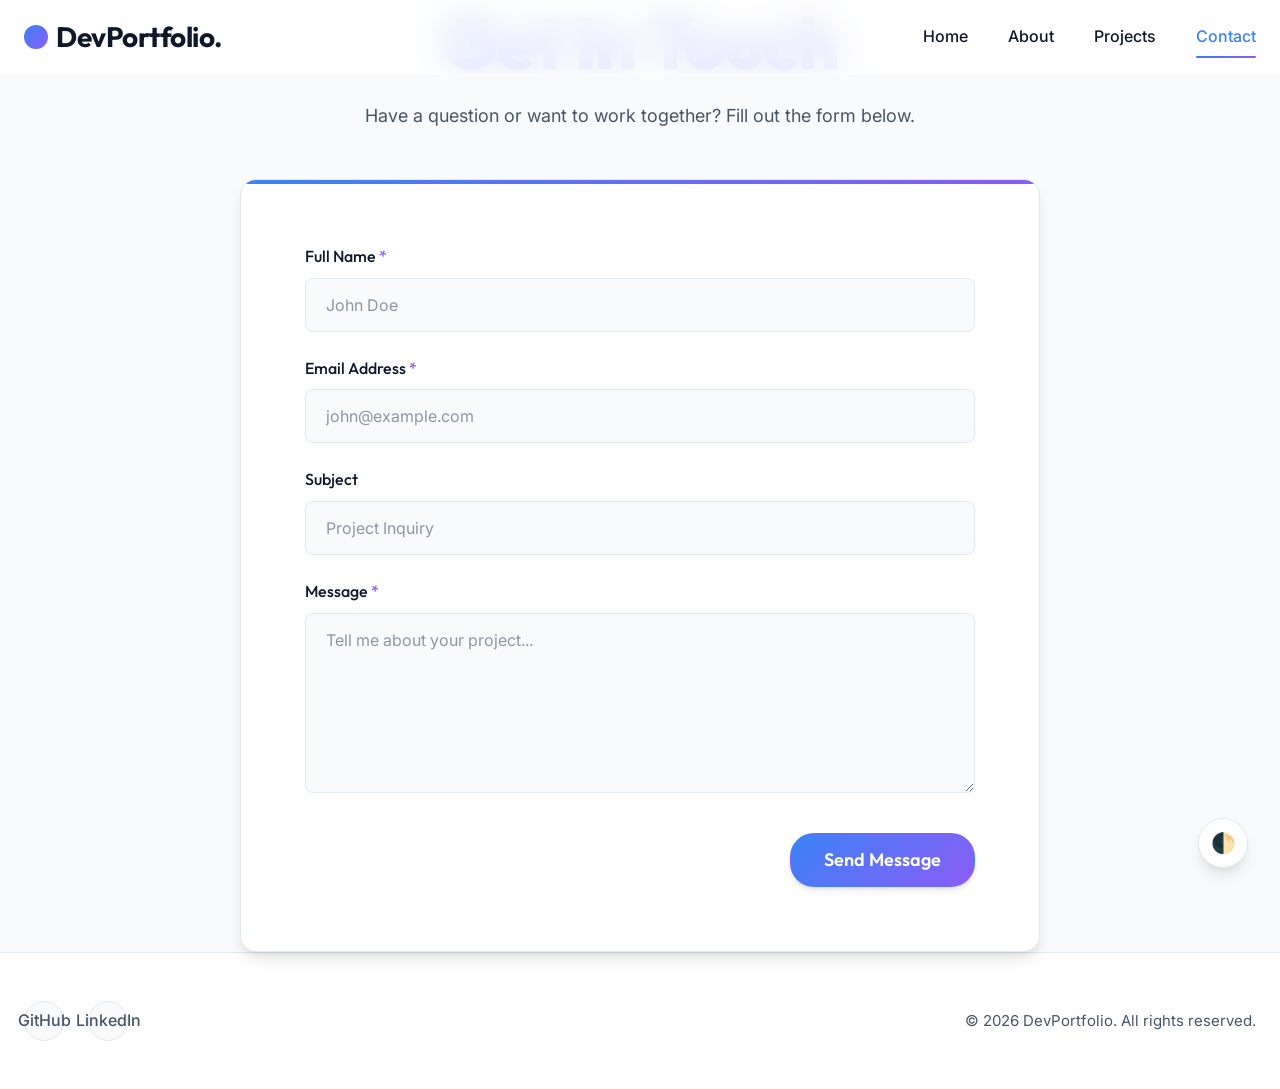
<file: Task2/contact.html>
<!DOCTYPE html>
<html lang="en">
<head>
    <meta charset="UTF-8">
    <meta name="viewport" content="width=device-width, initial-scale=1.0">
    <meta name="description" content="Get in touch with me for freelance projects, job opportunities, or just to say hello.">
    <title>Contact Me | Portfolio</title>
    <link rel="stylesheet" href="styles.css">
</head>
<body>
    <a href="#main-content" class="skip-link">Skip to main content</a>
    
    <header class="site-header" role="banner">
        <div class="container nav-container">
            <a href="index.html" class="logo" aria-label="Home">DevPortfolio.</a>
            <nav class="main-nav" aria-label="Main Navigation">
                <ul>
                    <li><a href="index.html">Home</a></li>
                    <li><a href="about.html">About</a></li>
                    <li><a href="projects.html">Projects</a></li>
                    <li><a href="contact.html" aria-current="page">Contact</a></li>
                </ul>
            </nav>
        </div>
    </header>

    <main id="main-content" role="main" class="container">
        <section aria-labelledby="contact-heading">
            <header class="contact-header">
                <h1 id="contact-heading">Get In Touch</h1>
                <p>Have a question or want to work together? Fill out the form below.</p>
            </header>

            <div class="contact-wrapper">
                <form action="#" method="POST" aria-label="Contact Form">
                    <div class="form-group">
                        <label for="name">Full Name <span aria-hidden="true">*</span></label>
                        <input type="text" id="name" name="name" required aria-required="true" autocomplete="name" placeholder="John Doe">
                    </div>
                    
                    <div class="form-group">
                        <label for="email">Email Address <span aria-hidden="true">*</span></label>
                        <input type="email" id="email" name="email" required aria-required="true" autocomplete="email" placeholder="john@example.com">
                    </div>

                    <div class="form-group">
                        <label for="subject">Subject</label>
                        <input type="text" id="subject" name="subject" autocomplete="off" placeholder="Project Inquiry">
                    </div>

                    <div class="form-group">
                        <label for="message">Message <span aria-hidden="true">*</span></label>
                        <textarea id="message" name="message" required aria-required="true" placeholder="Tell me about your project..."></textarea>
                    </div>

                    <button type="submit" class="btn btn-primary">Send Message</button>
                </form>
            </div>
        </section>
    </main>

    <footer class="site-footer" role="contentinfo">
        <div class="container footer-content">
            <nav class="social-links" aria-label="Social Media Links">
                <a href="https://github.com" target="_blank" rel="noopener noreferrer" aria-label="GitHub Profile">GitHub</a>
                <a href="https://linkedin.com" target="_blank" rel="noopener noreferrer" aria-label="LinkedIn Profile">LinkedIn</a>
            </nav>
            <p>&copy; 2026 DevPortfolio. All rights reserved.</p>
        </div>
    </footer>

    <div class="theme-toggle-container">
        <button id="themeToggle" class="theme-toggle" aria-label="Toggle dark mode">
            🌓
        </button>
    </div>
    <script>
        const toggleBtn = document.getElementById('themeToggle');
        toggleBtn.addEventListener('click', () => {
            const currentTheme = document.documentElement.getAttribute('data-theme') || 'light';
            document.documentElement.setAttribute('data-theme', currentTheme === 'light' ? 'dark' : 'light');
        });
    </script>
</body>
</html>
</file>
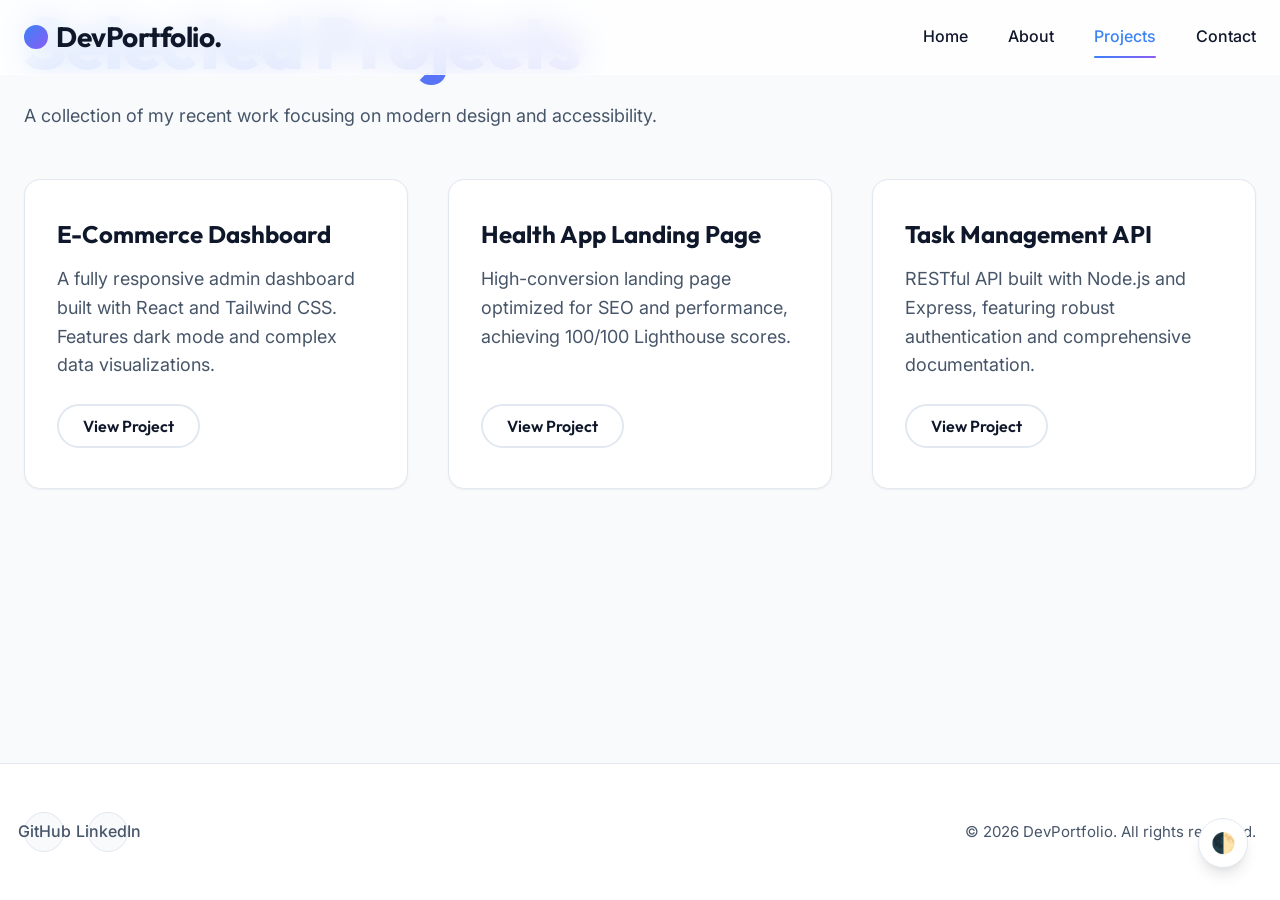
<file: Task2/projects.html>
<!DOCTYPE html>
<html lang="en">
<head>
    <meta charset="UTF-8">
    <meta name="viewport" content="width=device-width, initial-scale=1.0">
    <meta name="description" content="View my portfolio of web development projects, including e-commerce platforms, web apps, and interactive sites.">
    <title>Projects | Portfolio</title>
    <link rel="stylesheet" href="styles.css">
</head>
<body>
    <a href="#main-content" class="skip-link">Skip to main content</a>
    
    <header class="site-header" role="banner">
        <div class="container nav-container">
            <a href="index.html" class="logo" aria-label="Home">DevPortfolio.</a>
            <nav class="main-nav" aria-label="Main Navigation">
                <ul>
                    <li><a href="index.html">Home</a></li>
                    <li><a href="about.html">About</a></li>
                    <li><a href="projects.html" aria-current="page">Projects</a></li>
                    <li><a href="contact.html">Contact</a></li>
                </ul>
            </nav>
        </div>
    </header>

    <main id="main-content" role="main" class="container">
        <section aria-labelledby="projects-heading">
            <header>
                <h1 id="projects-heading">Selected Projects</h1>
                <p>A collection of my recent work focusing on modern design and accessibility.</p>
            </header>

            <div class="grid">
                <article class="card" aria-labelledby="project1-title">
                    <h3 id="project1-title">E-Commerce Dashboard</h3>
                    <p>A fully responsive admin dashboard built with React and Tailwind CSS. Features dark mode and complex data visualizations.</p>
                    <a href="#" class="btn btn-secondary" aria-label="View E-Commerce Dashboard project details">View Project</a>
                </article>
                
                <article class="card" aria-labelledby="project2-title">
                    <h3 id="project2-title">Health App Landing Page</h3>
                    <p>High-conversion landing page optimized for SEO and performance, achieving 100/100 Lighthouse scores.</p>
                    <a href="#" class="btn btn-secondary" aria-label="View Health App project details">View Project</a>
                </article>

                <article class="card" aria-labelledby="project3-title">
                    <h3 id="project3-title">Task Management API</h3>
                    <p>RESTful API built with Node.js and Express, featuring robust authentication and comprehensive documentation.</p>
                    <a href="#" class="btn btn-secondary" aria-label="View Task Management API project details">View Project</a>
                </article>
            </div>
        </section>
    </main>

    <footer class="site-footer" role="contentinfo">
        <div class="container footer-content">
            <nav class="social-links" aria-label="Social Media Links">
                <a href="https://github.com" target="_blank" rel="noopener noreferrer" aria-label="GitHub Profile">GitHub</a>
                <a href="https://linkedin.com" target="_blank" rel="noopener noreferrer" aria-label="LinkedIn Profile">LinkedIn</a>
            </nav>
            <p>&copy; 2026 DevPortfolio. All rights reserved.</p>
        </div>
    </footer>

    <div class="theme-toggle-container">
        <button id="themeToggle" class="theme-toggle" aria-label="Toggle dark mode">
            🌓
        </button>
    </div>
    <script>
        const toggleBtn = document.getElementById('themeToggle');
        toggleBtn.addEventListener('click', () => {
            const currentTheme = document.documentElement.getAttribute('data-theme') || 'light';
            document.documentElement.setAttribute('data-theme', currentTheme === 'light' ? 'dark' : 'light');
        });
    </script>
</body>
</html>
</file>
<file: styles.css>
@import url('https://fonts.googleapis.com/css2?family=Outfit:wght@300;400;600;700&display=swap');

:root {
    --bg-color: #0a0f1a;
    --surface-color: #131b2f;
    --primary-color: #00f2fe;
    --accent-color: #4facfe;
    --text-primary: #ffffff;
    --text-secondary: #a0aec0;
    --border-color: #2d3748;
    --glass-bg: rgba(19, 27, 47, 0.6);
    --glass-border: rgba(255, 255, 255, 0.08);
    --transition: all 0.3s cubic-bezier(0.4, 0, 0.2, 1);
}

* {
    margin: 0;
    padding: 0;
    box-sizing: border-box;
}

body {
    font-family: 'Outfit', sans-serif;
    background-color: var(--bg-color);
    color: var(--text-primary);
    line-height: 1.6;
    overflow-x: hidden;
}

/* Skip to content link for accessibility */
.skip-link {
    position: absolute;
    top: -40px;
    left: 0;
    background: var(--primary-color);
    color: var(--bg-color);
    padding: 8px;
    z-index: 1000;
    transition: top 0.2s;
    text-decoration: none;
    font-weight: 600;
}

.skip-link:focus {
    top: 0;
}

/* Typography */
h1, h2, h3, h4, h5, h6 {
    line-height: 1.2;
    margin-bottom: 1rem;
    color: var(--text-primary);
}

h1 {
    font-size: 3.5rem;
    font-weight: 700;
    background: linear-gradient(135deg, var(--primary-color), var(--accent-color));
    -webkit-background-clip: text;
    background-clip: text;
    -webkit-text-fill-color: transparent;
}

h2 { font-size: 2.5rem; }
h3 { font-size: 1.75rem; }
p { margin-bottom: 1rem; color: var(--text-secondary); }
a { color: var(--primary-color); text-decoration: none; transition: var(--transition); }
a:hover, a:focus { color: var(--accent-color); text-decoration: underline; }

/* Focus states for accessibility */
:focus-visible {
    outline: 2px dashed var(--primary-color);
    outline-offset: 4px;
}

/* Layout */
.container {
    width: 100%;
    max-width: 1200px;
    margin: 0 auto;
    padding: 0 2rem;
}

/* Header & Navigation */
.site-header {
    position: fixed;
    top: 0;
    width: 100%;
    background: var(--glass-bg);
    backdrop-filter: blur(12px);
    border-bottom: 1px solid var(--glass-border);
    z-index: 100;
    padding: 1rem 0;
}

.nav-container {
    display: flex;
    justify-content: space-between;
    align-items: center;
}

.logo {
    font-size: 1.5rem;
    font-weight: 700;
    color: var(--text-primary);
    text-decoration: none;
}
.logo:hover, .logo:focus { text-decoration: none; }

.main-nav ul {
    display: flex;
    list-style: none;
    gap: 2rem;
}

.main-nav a {
    color: var(--text-secondary);
    font-weight: 600;
    position: relative;
    padding-bottom: 0.25rem;
}

.main-nav a[aria-current="page"] {
    color: var(--primary-color);
}

.main-nav a::after {
    content: '';
    position: absolute;
    bottom: 0;
    left: 0;
    width: 0;
    height: 2px;
    background: var(--primary-color);
    transition: var(--transition);
}

.main-nav a:hover::after, .main-nav a:focus::after, .main-nav a[aria-current="page"]::after {
    width: 100%;
}

/* Main Content Area */
main {
    margin-top: 5rem;
    padding: 4rem 0;
    min-height: calc(100vh - 5rem - 100px); /* Adjust based on header/footer size */
}

/* Hero Section */
.hero {
    display: flex;
    flex-direction: column;
    justify-content: center;
    align-items: center;
    text-align: center;
    min-height: 70vh;
}

.hero p {
    font-size: 1.25rem;
    max-width: 600px;
    margin: 0 auto 2rem;
}

.btn {
    display: inline-block;
    padding: 0.75rem 1.5rem;
    border-radius: 8px;
    font-weight: 600;
    cursor: pointer;
    transition: var(--transition);
    border: 2px solid transparent;
}

.btn-primary {
    background: linear-gradient(135deg, var(--primary-color), var(--accent-color));
    color: var(--bg-color);
}

.btn-primary:hover, .btn-primary:focus {
    transform: translateY(-2px);
    box-shadow: 0 10px 20px rgba(0, 242, 254, 0.2);
    text-decoration: none;
}

.btn-secondary {
    background: transparent;
    border-color: var(--primary-color);
    color: var(--primary-color);
}

.btn-secondary:hover, .btn-secondary:focus {
    background: rgba(0, 242, 254, 0.1);
    text-decoration: none;
}

.btn-group {
    display: flex;
    gap: 1rem;
    justify-content: center;
}

/* Cards (Projects/Skills) */
.grid {
    display: grid;
    grid-template-columns: repeat(auto-fit, minmax(300px, 1fr));
    gap: 2rem;
    margin-top: 2rem;
}

.card {
    background: var(--surface-color);
    border: 1px solid var(--border-color);
    border-radius: 12px;
    padding: 2rem;
    transition: var(--transition);
}

.card:hover, .card:focus-within {
    transform: translateY(-5px);
    border-color: var(--primary-color);
    box-shadow: 0 10px 30px rgba(0, 0, 0, 0.5);
}

.card h3 {
    margin-bottom: 0.5rem;
}

/* Contact Form */
.contact-wrapper {
    max-width: 600px;
    margin: 0 auto;
    background: var(--surface-color);
    padding: 3rem;
    border-radius: 12px;
    border: 1px solid var(--border-color);
}

.form-group {
    margin-bottom: 1.5rem;
    display: flex;
    flex-direction: column;
}

label {
    margin-bottom: 0.5rem;
    font-weight: 600;
    color: var(--text-primary);
}

input, textarea {
    width: 100%;
    padding: 0.75rem 1rem;
    border-radius: 8px;
    border: 1px solid var(--border-color);
    background: var(--bg-color);
    color: var(--text-primary);
    font-family: inherit;
    transition: var(--transition);
}

input:focus, textarea:focus {
    outline: none;
    border-color: var(--primary-color);
    box-shadow: 0 0 0 3px rgba(0, 242, 254, 0.2);
}

textarea {
    resize: vertical;
    min-height: 150px;
}

/* Footer */
.site-footer {
    background: var(--surface-color);
    border-top: 1px solid var(--border-color);
    padding: 2rem 0;
    text-align: center;
    margin-top: auto;
}

.social-links {
    display: flex;
    justify-content: center;
    gap: 1.5rem;
    margin-bottom: 1rem;
}

/* Responsive */
@media (max-width: 768px) {
    h1 { font-size: 2.5rem; }
    .nav-container { flex-direction: column; gap: 1rem; }
    .main-nav ul { flex-wrap: wrap; justify-content: center; }
    .btn-group { flex-direction: column; }
}
</file>
<file: Task2/styles.css>
@import url('https://fonts.googleapis.com/css2?family=Outfit:wght@300;400;600;700;800&family=Inter:wght@400;500;600&display=swap');

/* CSS Variables for Light/Dark Mode */
:root {
    --bg-color: #f8fafc;
    --surface-color: #ffffff;
    --primary-color: #3b82f6;
    --primary-hover: #2563eb;
    --accent-color: #8b5cf6;
    --text-primary: #0f172a;
    --text-secondary: #475569;
    --border-color: #e2e8f0;
    --glass-bg: rgba(255, 255, 255, 0.8);
    --glass-border: rgba(255, 255, 255, 0.5);
    --shadow-sm: 0 1px 2px 0 rgba(0, 0, 0, 0.05);
    --shadow-md: 0 4px 6px -1px rgba(0, 0, 0, 0.1), 0 2px 4px -1px rgba(0, 0, 0, 0.06);
    --shadow-lg: 0 10px 15px -3px rgba(0, 0, 0, 0.1), 0 4px 6px -2px rgba(0, 0, 0, 0.05);
    --shadow-glow: 0 0 20px rgba(59, 130, 246, 0.3);
    --transition-fast: 0.2s ease;
    --transition-normal: 0.3s cubic-bezier(0.4, 0, 0.2, 1);
    --transition-slow: 0.5s cubic-bezier(0.4, 0, 0.2, 1);
    --radius-md: 0.5rem;
    --radius-lg: 1rem;
    --radius-xl: 1.5rem;
}

[data-theme="dark"] {
    --bg-color: #0f172a;
    --surface-color: #1e293b;
    --primary-color: #60a5fa;
    --primary-hover: #3b82f6;
    --accent-color: #a78bfa;
    --text-primary: #f8fafc;
    --text-secondary: #94a3b8;
    --border-color: #334155;
    --glass-bg: rgba(30, 41, 59, 0.75);
    --glass-border: rgba(255, 255, 255, 0.08);
    --shadow-sm: 0 1px 2px 0 rgba(0, 0, 0, 0.3);
    --shadow-md: 0 4px 6px -1px rgba(0, 0, 0, 0.4), 0 2px 4px -1px rgba(0, 0, 0, 0.2);
    --shadow-lg: 0 10px 15px -3px rgba(0, 0, 0, 0.5), 0 4px 6px -2px rgba(0, 0, 0, 0.3);
    --shadow-glow: 0 0 20px rgba(96, 165, 250, 0.2);
}

@media (prefers-color-scheme: dark) {
    :root:not([data-theme="light"]) {
        --bg-color: #0f172a;
        --surface-color: #1e293b;
        --primary-color: #60a5fa;
        --primary-hover: #3b82f6;
        --accent-color: #a78bfa;
        --text-primary: #f8fafc;
        --text-secondary: #94a3b8;
        --border-color: #334155;
        --glass-bg: rgba(30, 41, 59, 0.75);
        --glass-border: rgba(255, 255, 255, 0.08);
        --shadow-sm: 0 1px 2px 0 rgba(0, 0, 0, 0.3);
        --shadow-md: 0 4px 6px -1px rgba(0, 0, 0, 0.4), 0 2px 4px -1px rgba(0, 0, 0, 0.2);
        --shadow-lg: 0 10px 15px -3px rgba(0, 0, 0, 0.5), 0 4px 6px -2px rgba(0, 0, 0, 0.3);
        --shadow-glow: 0 0 20px rgba(96, 165, 250, 0.2);
    }
}

/* Reset & Base Styles */
* {
    margin: 0;
    padding: 0;
    box-sizing: border-box;
}

html {
    scroll-behavior: smooth;
    font-size: 16px;
}

body {
    font-family: 'Inter', sans-serif;
    background-color: var(--bg-color);
    color: var(--text-primary);
    line-height: 1.6;
    overflow-x: hidden;
    transition: background-color var(--transition-normal), color var(--transition-normal);
    display: flex;
    flex-direction: column;
    min-height: 100vh;
}

/* Typography */
h1, h2, h3, h4, h5, h6, .logo {
    font-family: 'Outfit', sans-serif;
    line-height: 1.2;
    color: var(--text-primary);
    font-weight: 700;
}

h1 {
    font-size: clamp(2.5rem, 5vw + 1rem, 4.5rem);
    font-weight: 800;
    letter-spacing: -0.02em;
    background: linear-gradient(135deg, var(--primary-color), var(--accent-color));
    -webkit-background-clip: text;
    background-clip: text;
    -webkit-text-fill-color: transparent;
    margin-bottom: 1rem;
}

h2 {
    font-size: clamp(2rem, 3vw + 1rem, 3rem);
    margin-bottom: 1.5rem;
    position: relative;
    display: inline-block;
}

h2::after {
    content: '';
    position: absolute;
    bottom: -0.5rem;
    left: 0;
    width: 60px;
    height: 4px;
    background: linear-gradient(90deg, var(--primary-color), var(--accent-color));
    border-radius: 2px;
}

h3 {
    font-size: 1.5rem;
    margin-bottom: 0.75rem;
}

p {
    margin-bottom: 1.25rem;
    color: var(--text-secondary);
    font-size: 1.125rem;
}

a {
    color: var(--primary-color);
    text-decoration: none;
    transition: color var(--transition-fast);
}

a:hover, a:focus {
    color: var(--accent-color);
}

/* Accessibility */
.skip-link {
    position: absolute;
    top: -100px;
    left: 50%;
    transform: translateX(-50%);
    background: var(--primary-color);
    color: #fff;
    padding: 1rem 1.5rem;
    z-index: 9999;
    border-radius: var(--radius-md);
    font-weight: 600;
    transition: top var(--transition-fast);
}

.skip-link:focus {
    top: 1rem;
    outline: none;
    box-shadow: var(--shadow-glow);
}

:focus-visible {
    outline: 2px solid var(--primary-color);
    outline-offset: 4px;
    border-radius: 2px;
}

/* Layout Utilities */
.container {
    width: 100%;
    max-width: 1280px;
    margin: 0 auto;
    padding: 0 1.5rem;
}

/* Header & Navigation (Flexbox) */
.site-header {
    position: fixed;
    top: 0;
    left: 0;
    width: 100%;
    background: var(--glass-bg);
    backdrop-filter: blur(16px);
    -webkit-backdrop-filter: blur(16px);
    border-bottom: 1px solid var(--glass-border);
    z-index: 1000;
    transition: all var(--transition-normal);
    padding: 1rem 0;
}

.nav-container {
    display: flex;
    flex-direction: column;
    align-items: center;
    gap: 1rem;
}

@media (min-width: 768px) {
    .nav-container {
        flex-direction: row;
        justify-content: space-between;
        gap: 0;
    }
}

.logo {
    font-size: 1.75rem;
    letter-spacing: -0.5px;
    display: flex;
    align-items: center;
    gap: 0.5rem;
}

.logo::before {
    content: '';
    display: block;
    width: 24px;
    height: 24px;
    background: linear-gradient(135deg, var(--primary-color), var(--accent-color));
    border-radius: 50%;
}

.main-nav ul {
    display: flex;
    flex-wrap: wrap;
    justify-content: center;
    list-style: none;
    gap: 1.5rem;
}

@media (min-width: 768px) {
    .main-nav ul {
        gap: 2.5rem;
    }
}

.main-nav a {
    color: var(--text-primary);
    font-weight: 500;
    font-size: 1rem;
    position: relative;
    padding: 0.5rem 0;
    display: block;
}

.main-nav a::after {
    content: '';
    position: absolute;
    bottom: 0;
    left: 50%;
    transform: translateX(-50%);
    width: 0;
    height: 2px;
    background: linear-gradient(90deg, var(--primary-color), var(--accent-color));
    transition: width var(--transition-normal);
    border-radius: 2px;
}

.main-nav a:hover::after, 
.main-nav a:focus::after, 
.main-nav a[aria-current="page"]::after {
    width: 100%;
}

.main-nav a[aria-current="page"] {
    color: var(--primary-color);
}

/* Theme Toggle Button (Optional JS controlled) */
.theme-toggle-container {
    position: fixed;
    bottom: 2rem;
    right: 2rem;
    z-index: 999;
}

.theme-toggle {
    background: var(--surface-color);
    border: 1px solid var(--border-color);
    color: var(--text-primary);
    cursor: pointer;
    font-size: 1.25rem;
    width: 50px;
    height: 50px;
    border-radius: 50%;
    display: flex;
    align-items: center;
    justify-content: center;
    box-shadow: var(--shadow-lg);
    transition: all var(--transition-fast);
}

.theme-toggle:hover {
    transform: scale(1.1);
    border-color: var(--primary-color);
    color: var(--primary-color);
}

/* Main Content Area */
main {
    flex: 1;
    margin-top: 120px; /* Account for fixed header */
    padding: 2rem 0 4rem;
    display: flex;
    flex-direction: column;
    gap: 4rem;
}

@media (min-width: 768px) {
    main {
        margin-top: 100px;
        padding: 3rem 0 5rem;
        gap: 6rem;
    }
}

/* Hero Section (CSS Grid + Flexbox) */
.hero {
    display: flex;
    flex-direction: column;
    justify-content: center;
    align-items: center;
    text-align: center;
    min-height: calc(100vh - 250px);
    position: relative;
    z-index: 1;
}

/* Abstract Background Shapes for Hero */
.hero::before, .hero::after {
    content: '';
    position: absolute;
    border-radius: 50%;
    filter: blur(80px);
    z-index: -1;
    opacity: 0.5;
    animation: float 10s infinite ease-in-out alternate;
}

.hero::before {
    top: 10%;
    left: 20%;
    width: 300px;
    height: 300px;
    background: var(--primary-color);
    animation-delay: -5s;
}

.hero::after {
    bottom: 10%;
    right: 20%;
    width: 250px;
    height: 250px;
    background: var(--accent-color);
}

@keyframes float {
    0% { transform: translate(0, 0) scale(1); }
    100% { transform: translate(30px, -50px) scale(1.1); }
}

.hero p {
    font-size: clamp(1.125rem, 2vw + 0.5rem, 1.5rem);
    max-width: 700px;
    margin: 0 auto 2.5rem;
    color: var(--text-secondary);
}

/* Buttons */
.btn-group {
    display: flex;
    flex-direction: column;
    gap: 1rem;
    width: 100%;
    max-width: 300px;
    margin: 0 auto;
}

@media (min-width: 576px) {
    .btn-group {
        flex-direction: row;
        justify-content: center;
        max-width: none;
    }
}

.btn {
    display: inline-flex;
    align-items: center;
    justify-content: center;
    padding: 1rem 2rem;
    border-radius: var(--radius-xl);
    font-family: 'Outfit', sans-serif;
    font-weight: 600;
    font-size: 1.125rem;
    cursor: pointer;
    transition: all var(--transition-normal);
    border: 2px solid transparent;
    text-decoration: none;
    line-height: 1;
}

.btn-primary {
    background: linear-gradient(135deg, var(--primary-color), var(--accent-color));
    color: #fff;
    box-shadow: var(--shadow-md);
}

.btn-primary:hover, .btn-primary:focus {
    transform: translateY(-3px);
    box-shadow: var(--shadow-glow);
    color: #fff;
}

.btn-primary:active {
    transform: translateY(-1px);
}

.btn-secondary {
    background: transparent;
    border-color: var(--border-color);
    color: var(--text-primary);
    backdrop-filter: blur(4px);
}

.btn-secondary:hover, .btn-secondary:focus {
    border-color: var(--primary-color);
    color: var(--primary-color);
    background: var(--surface-color);
    transform: translateY(-3px);
    box-shadow: var(--shadow-md);
}

/* CSS Grid Layouts for Cards (Projects/Skills) */
.grid {
    display: grid;
    grid-template-columns: 1fr;
    gap: 1.5rem;
    margin-top: 3rem;
}

@media (min-width: 640px) {
    .grid {
        grid-template-columns: repeat(2, 1fr);
        gap: 2rem;
    }
}

@media (min-width: 1024px) {
    .grid {
        grid-template-columns: repeat(3, 1fr);
        gap: 2.5rem;
    }
}

.card {
    background: var(--surface-color);
    border: 1px solid var(--border-color);
    border-radius: var(--radius-lg);
    padding: 2.5rem 2rem;
    transition: all var(--transition-normal);
    position: relative;
    overflow: hidden;
    z-index: 1;
    display: flex;
    flex-direction: column;
    height: 100%;
    box-shadow: var(--shadow-sm);
}

.card::before {
    content: '';
    position: absolute;
    top: 0;
    left: 0;
    width: 100%;
    height: 100%;
    background: linear-gradient(135deg, rgba(59, 130, 246, 0.05), rgba(139, 92, 246, 0.05));
    z-index: -1;
    opacity: 0;
    transition: opacity var(--transition-normal);
}

.card:hover, .card:focus-within {
    transform: translateY(-8px);
    border-color: var(--primary-color);
    box-shadow: var(--shadow-lg);
}

.card:hover::before, .card:focus-within::before {
    opacity: 1;
}

.card h3 {
    color: var(--text-primary);
    margin-bottom: 1rem;
    font-size: 1.5rem;
}

.card p {
    flex-grow: 1;
    margin-bottom: 1.5rem;
}

.card .btn {
    margin-top: auto;
    align-self: flex-start;
    padding: 0.75rem 1.5rem;
    font-size: 1rem;
}

/* About Page Specific Layout */
.about-layout {
    display: grid;
    grid-template-columns: 1fr;
    gap: 3rem;
    align-items: start;
}

@media (min-width: 992px) {
    .about-layout {
        grid-template-columns: 2fr 1fr;
        gap: 4rem;
    }
}

.quick-facts {
    background: var(--surface-color);
    border: 1px solid var(--border-color);
    border-radius: var(--radius-lg);
    padding: 2rem;
    position: sticky;
    top: 120px;
    box-shadow: var(--shadow-md);
}

.quick-facts ul {
    list-style: none;
}

.quick-facts li {
    display: flex;
    justify-content: space-between;
    padding: 1rem 0;
    border-bottom: 1px solid var(--border-color);
}

.quick-facts li:last-child {
    border-bottom: none;
    padding-bottom: 0;
}

.quick-facts strong {
    color: var(--primary-color);
    font-family: 'Outfit', sans-serif;
}

/* Contact Form (CSS Grid + Flexbox) */
.contact-header {
    text-align: center;
    margin-bottom: 3rem;
}

.contact-wrapper {
    background: var(--surface-color);
    padding: 2.5rem 1.5rem;
    border-radius: var(--radius-lg);
    border: 1px solid var(--border-color);
    box-shadow: var(--shadow-lg);
    max-width: 800px;
    margin: 0 auto;
    position: relative;
    overflow: hidden;
}

.contact-wrapper::before {
    content: '';
    position: absolute;
    top: 0;
    left: 0;
    width: 100%;
    height: 4px;
    background: linear-gradient(90deg, var(--primary-color), var(--accent-color));
}

@media (min-width: 768px) {
    .contact-wrapper {
        padding: 4rem;
    }
}

form {
    display: grid;
    grid-template-columns: 1fr;
    gap: 1.5rem;
}

@media (min-width: 640px) {
    .form-row {
        display: grid;
        grid-template-columns: 1fr 1fr;
        gap: 1.5rem;
    }
}

.form-group {
    display: flex;
    flex-direction: column;
}

label {
    margin-bottom: 0.5rem;
    font-weight: 500;
    color: var(--text-primary);
    font-family: 'Outfit', sans-serif;
}

label span {
    color: var(--accent-color);
}

input, textarea {
    width: 100%;
    padding: 1rem 1.25rem;
    border-radius: var(--radius-md);
    border: 1px solid var(--border-color);
    background: var(--bg-color);
    color: var(--text-primary);
    font-family: inherit;
    font-size: 1rem;
    transition: all var(--transition-fast);
}

input::placeholder, textarea::placeholder {
    color: var(--text-secondary);
    opacity: 0.6;
}

input:focus, textarea:focus {
    outline: none;
    border-color: var(--primary-color);
    box-shadow: 0 0 0 4px rgba(59, 130, 246, 0.15);
    background: var(--surface-color);
}

textarea {
    resize: vertical;
    min-height: 180px;
}

button[type="submit"] {
    width: 100%;
    margin-top: 1rem;
}

@media (min-width: 640px) {
    button[type="submit"] {
        width: auto;
        justify-self: end;
    }
}

/* Footer (Flexbox) */
.site-footer {
    background: var(--surface-color);
    border-top: 1px solid var(--border-color);
    padding: 3rem 0;
    margin-top: auto;
}

.footer-content {
    display: flex;
    flex-direction: column;
    align-items: center;
    gap: 1.5rem;
    text-align: center;
}

@media (min-width: 768px) {
    .footer-content {
        flex-direction: row;
        justify-content: space-between;
        text-align: left;
    }
}

.social-links {
    display: flex;
    gap: 1.5rem;
}

.social-links a {
    color: var(--text-secondary);
    font-weight: 500;
    display: inline-flex;
    align-items: center;
    justify-content: center;
    width: 40px;
    height: 40px;
    border-radius: 50%;
    background: var(--bg-color);
    border: 1px solid var(--border-color);
    transition: all var(--transition-fast);
}

.social-links a:hover, .social-links a:focus {
    color: #fff;
    background: var(--primary-color);
    border-color: var(--primary-color);
    transform: translateY(-3px);
    box-shadow: var(--shadow-md);
    text-decoration: none;
}

.footer-content p {
    margin-bottom: 0;
    font-size: 0.9375rem;
}
</file>
<file: Task3/styles.css>
/* Import Modern Typography */
@import url('https://fonts.googleapis.com/css2?family=Inter:wght@300;400;500;600;700&family=Outfit:wght@400;500;600;700;800&display=swap');

/* Color Variables & Styling Tokens */
:root {
  /* Default Dark Theme */
  --bg-gradient: radial-gradient(circle at top right, #0d0b21, #060410, #000000);
  --body-bg: #060410;
  --card-bg: rgba(22, 20, 38, 0.6);
  --card-border: rgba(255, 255, 255, 0.08);
  --card-border-active: rgba(139, 92, 246, 0.4);
  
  --text-primary: #f3f4f6;
  --text-secondary: #a1a1aa;
  --text-muted: #71717a;
  
  --primary: #8b5cf6;
  --primary-hover: #a78bfa;
  --primary-glow: rgba(139, 92, 246, 0.45);
  
  --success: #10b981;
  --success-glow: rgba(16, 185, 129, 0.3);
  
  --danger: #f43f5e;
  --danger-hover: #fb7185;
  --danger-glow: rgba(244, 63, 94, 0.3);

  --accent-purple: #c084fc;
  --accent-pink: #f472b6;
  --accent-blue: #60a5fa;
  --accent-orange: #fbbf24;
  
  --shadow-sm: 0 4px 6px -1px rgba(0, 0, 0, 0.2);
  --shadow-md: 0 10px 15px -3px rgba(0, 0, 0, 0.4);
  --shadow-lg: 0 20px 25px -5px rgba(0, 0, 0, 0.6), 0 0 40px rgba(139, 92, 246, 0.1);
  --shadow-focus: 0 0 0 3px rgba(139, 92, 246, 0.35);

  --glass-blur: blur(24px);
  --transition-smooth: all 0.3s cubic-bezier(0.4, 0, 0.2, 1);
  --transition-fast: all 0.15s ease;
}

[data-theme="light"] {
  /* Light Theme */
  --bg-gradient: radial-gradient(circle at top right, #eef2f6, #f8fafc, #ffffff);
  --body-bg: #f8fafc;
  --card-bg: rgba(255, 255, 255, 0.7);
  --card-border: rgba(0, 0, 0, 0.08);
  --card-border-active: rgba(79, 70, 229, 0.4);
  
  --text-primary: #0f172a;
  --text-secondary: #475569;
  --text-muted: #94a3b8;
  
  --primary: #4f46e5;
  --primary-hover: #6366f1;
  --primary-glow: rgba(79, 70, 229, 0.25);
  
  --success: #059669;
  --success-glow: rgba(5, 150, 105, 0.2);
  
  --danger: #db2777;
  --danger-hover: #ec4899;
  --danger-glow: rgba(219, 39, 119, 0.2);

  --accent-purple: #8b5cf6;
  --accent-pink: #ec4899;
  --accent-blue: #3b82f6;
  --accent-orange: #d97706;
  
  --shadow-sm: 0 2px 4px rgba(0, 0, 0, 0.05);
  --shadow-md: 0 8px 16px rgba(0, 0, 0, 0.08);
  --shadow-lg: 0 20px 30px -10px rgba(79, 70, 229, 0.08), 0 0 30px rgba(79, 70, 229, 0.05);
  --shadow-focus: 0 0 0 3px rgba(79, 70, 229, 0.25);
}

/* Global Reset & Base Styles */
* {
  box-sizing: border-box;
  margin: 0;
  padding: 0;
  font-family: 'Inter', sans-serif;
  -webkit-font-smoothing: antialiased;
}

body {
  background: var(--body-bg);
  background-image: var(--bg-gradient);
  background-attachment: fixed;
  color: var(--text-primary);
  min-height: 100vh;
  display: flex;
  justify-content: center;
  align-items: flex-start;
  padding: 40px 20px;
  overflow-x: hidden;
  position: relative;
  transition: var(--transition-smooth);
}

/* Decorative Background Blobs for Dark Mode Depth */
body::before, body::after {
  content: "";
  position: absolute;
  width: 400px;
  height: 400px;
  border-radius: 50%;
  z-index: -1;
  filter: blur(120px);
  opacity: 0.15;
  pointer-events: none;
  transition: var(--transition-smooth);
}

body::before {
  top: 10%;
  left: 15%;
  background: var(--primary);
}

body::after {
  bottom: 15%;
  right: 15%;
  background: var(--accent-pink);
}

[data-theme="light"]::before, [data-theme="light"]::after {
  opacity: 0.08;
}

/* Main Container - Premium Card */
.app-container {
  width: 100%;
  max-width: 650px;
  background: var(--card-bg);
  border: 1px solid var(--card-border);
  border-radius: 24px;
  box-shadow: var(--shadow-lg);
  backdrop-filter: var(--glass-blur);
  -webkit-backdrop-filter: var(--glass-blur);
  padding: 32px;
  transition: var(--transition-smooth);
  display: flex;
  flex-direction: column;
  gap: 28px;
}

/* Header & Controls */
.app-header {
  display: flex;
  justify-content: space-between;
  align-items: flex-start;
  position: relative;
}

.greeting-section h1 {
  font-family: 'Outfit', sans-serif;
  font-weight: 800;
  font-size: 2.2rem;
  letter-spacing: -0.5px;
  background: linear-gradient(135deg, var(--text-primary), var(--text-secondary));
  -webkit-background-clip: text;
  background-clip: text;
  -webkit-text-fill-color: transparent;
  margin-bottom: 4px;
}

.date-widget {
  font-size: 0.85rem;
  color: var(--text-secondary);
  font-weight: 500;
  display: flex;
  align-items: center;
  gap: 6px;
}

.date-widget svg {
  width: 14px;
  height: 14px;
  stroke: var(--text-muted);
}

.header-actions {
  display: flex;
  gap: 12px;
  align-items: center;
}

/* Theme Toggle Button */
.theme-toggle {
  background: rgba(255, 255, 255, 0.05);
  border: 1px solid var(--card-border);
  color: var(--text-primary);
  width: 42px;
  height: 42px;
  border-radius: 12px;
  cursor: pointer;
  display: flex;
  align-items: center;
  justify-content: center;
  transition: var(--transition-smooth);
  box-shadow: var(--shadow-sm);
}

.theme-toggle:hover {
  background: rgba(255, 255, 255, 0.12);
  transform: translateY(-2px);
  border-color: var(--primary);
  box-shadow: var(--shadow-md), 0 0 10px var(--primary-glow);
}

.theme-toggle svg {
  width: 20px;
  height: 20px;
  fill: none;
  stroke: currentColor;
  stroke-width: 2;
  transition: var(--transition-smooth);
}

/* Theme icon swap classes */
.theme-toggle .sun-icon { display: none; }
[data-theme="light"] .theme-toggle .sun-icon { display: block; }
[data-theme="light"] .theme-toggle .moon-icon { display: none; }
[data-theme="dark"] .theme-toggle .moon-icon { display: block; }

/* Dashboard Progress Bar Widget */
.progress-widget {
  background: rgba(255, 255, 255, 0.03);
  border: 1px solid var(--card-border);
  border-radius: 16px;
  padding: 16px;
  display: flex;
  flex-direction: column;
  gap: 10px;
  transition: var(--transition-smooth);
}

.progress-widget:hover {
  background: rgba(255, 255, 255, 0.06);
  border-color: rgba(255, 255, 255, 0.12);
}

.progress-info {
  display: flex;
  justify-content: space-between;
  align-items: center;
  font-size: 0.9rem;
  font-weight: 600;
}

.progress-info span {
  color: var(--text-secondary);
}

.progress-percent {
  color: var(--primary) !important;
  font-weight: 700;
}

.progress-bar-container {
  height: 8px;
  background: rgba(255, 255, 255, 0.08);
  border-radius: 99px;
  overflow: hidden;
  position: relative;
}

.progress-bar-fill {
  height: 100%;
  width: 0%;
  background: linear-gradient(90deg, var(--primary), var(--accent-pink));
  border-radius: 99px;
  transition: width 0.6s cubic-bezier(0.4, 0, 0.2, 1);
  box-shadow: 0 0 12px rgba(139, 92, 246, 0.5);
}

/* Task Input Panel */
.input-panel {
  display: flex;
  flex-direction: column;
  gap: 14px;
}

.input-row {
  display: flex;
  gap: 12px;
}

.input-container {
  flex: 1;
  position: relative;
}

.input-container svg {
  position: absolute;
  left: 16px;
  top: 50%;
  transform: translateY(-50%);
  width: 18px;
  height: 18px;
  stroke: var(--text-muted);
  pointer-events: none;
  transition: var(--transition-smooth);
}

.task-input {
  width: 100%;
  background: rgba(255, 255, 255, 0.04);
  border: 1px solid var(--card-border);
  color: var(--text-primary);
  border-radius: 16px;
  padding: 16px 16px 16px 48px;
  font-size: 1rem;
  font-weight: 500;
  outline: none;
  transition: var(--transition-smooth);
  box-shadow: var(--shadow-sm);
}

.task-input:focus {
  border-color: var(--primary);
  background: rgba(255, 255, 255, 0.08);
  box-shadow: var(--shadow-focus), 0 0 15px rgba(139, 92, 246, 0.2);
}

.task-input:focus + svg {
  stroke: var(--primary);
}

.task-input::placeholder {
  color: var(--text-muted);
}

.add-task-btn {
  background: linear-gradient(135deg, var(--primary), var(--primary-hover));
  color: white;
  border: none;
  width: 56px;
  height: 56px;
  border-radius: 16px;
  cursor: pointer;
  display: flex;
  align-items: center;
  justify-content: center;
  transition: var(--transition-smooth);
  box-shadow: var(--shadow-md), 0 4px 15px var(--primary-glow);
}

.add-task-btn:hover {
  transform: translateY(-2px) scale(1.03);
  box-shadow: var(--shadow-lg), 0 6px 20px var(--primary-glow);
}

.add-task-btn:active {
  transform: translateY(1px) scale(0.98);
}

.add-task-btn svg {
  width: 24px;
  height: 24px;
  stroke-width: 2.5;
}

/* Category & Info Row */
.options-row {
  display: flex;
  justify-content: space-between;
  align-items: center;
  flex-wrap: wrap;
  gap: 12px;
}

.category-select-wrapper {
  display: flex;
  align-items: center;
  gap: 8px;
}

.category-label {
  font-size: 0.8rem;
  font-weight: 600;
  text-transform: uppercase;
  letter-spacing: 0.5px;
  color: var(--text-muted);
}

.category-chips {
  display: flex;
  gap: 8px;
}

.category-chip {
  padding: 8px 14px;
  border-radius: 99px;
  font-size: 0.82rem;
  font-weight: 600;
  cursor: pointer;
  background: rgba(255, 255, 255, 0.04);
  border: 1px solid var(--card-border);
  color: var(--text-secondary);
  display: flex;
  align-items: center;
  gap: 6px;
  transition: var(--transition-smooth);
}

.category-chip:hover {
  background: rgba(255, 255, 255, 0.08);
  border-color: var(--text-muted);
}

.category-chip.active {
  background: var(--chip-color-bg);
  color: var(--chip-color-text);
  border-color: var(--chip-color-border);
  box-shadow: 0 4px 12px var(--chip-color-glow);
  transform: translateY(-1px);
}

/* Specific Category Colors */
.category-chip[data-category="work"] {
  --chip-color-bg: rgba(96, 165, 250, 0.15);
  --chip-color-text: var(--accent-blue);
  --chip-color-border: rgba(96, 165, 250, 0.4);
  --chip-color-glow: rgba(96, 165, 250, 0.2);
}

.category-chip[data-category="personal"] {
  --chip-color-bg: rgba(192, 132, 252, 0.15);
  --chip-color-text: var(--accent-purple);
  --chip-color-border: rgba(192, 132, 252, 0.4);
  --chip-color-glow: rgba(192, 132, 252, 0.2);
}

.category-chip[data-category="urgent"] {
  --chip-color-bg: rgba(244, 63, 94, 0.15);
  --chip-color-text: var(--danger);
  --chip-color-border: rgba(244, 63, 94, 0.4);
  --chip-color-glow: rgba(244, 63, 94, 0.2);
}

.category-chip[data-category="shopping"] {
  --chip-color-bg: rgba(251, 191, 36, 0.15);
  --chip-color-text: var(--accent-orange);
  --chip-color-border: rgba(251, 191, 36, 0.4);
  --chip-color-glow: rgba(251, 191, 36, 0.2);
}

/* Dynamic Filter & Search Dashboard */
.filter-search-container {
  display: flex;
  flex-direction: column;
  gap: 16px;
  background: rgba(255, 255, 255, 0.02);
  border: 1px solid var(--card-border);
  border-radius: 20px;
  padding: 16px;
}

.search-container {
  position: relative;
  width: 100%;
}

.search-container svg {
  position: absolute;
  left: 14px;
  top: 50%;
  transform: translateY(-50%);
  width: 16px;
  height: 16px;
  stroke: var(--text-muted);
}

.search-input {
  width: 100%;
  background: rgba(255, 255, 255, 0.02);
  border: 1px solid var(--card-border);
  border-radius: 12px;
  padding: 12px 12px 12px 42px;
  font-size: 0.9rem;
  color: var(--text-primary);
  outline: none;
  transition: var(--transition-smooth);
}

.search-input:focus {
  border-color: var(--primary);
  background: rgba(255, 255, 255, 0.05);
}

/* Interactive Tabs for State Filters */
.filters-tabs {
  display: flex;
  background: rgba(255, 255, 255, 0.04);
  border: 1px solid var(--card-border);
  padding: 4px;
  border-radius: 12px;
  position: relative;
  width: 100%;
}

.filter-tab {
  flex: 1;
  border: none;
  background: transparent;
  padding: 10px 0;
  font-size: 0.88rem;
  font-weight: 600;
  color: var(--text-secondary);
  cursor: pointer;
  border-radius: 8px;
  transition: var(--transition-smooth);
  text-align: center;
  position: relative;
  z-index: 1;
}

.filter-tab:hover {
  color: var(--text-primary);
}

.filter-tab.active {
  color: white;
  background: var(--primary);
  box-shadow: 0 4px 10px var(--primary-glow);
}

/* Tasks Display Area */
.tasks-container {
  display: flex;
  flex-direction: column;
  gap: 12px;
  max-height: 400px;
  overflow-y: auto;
  padding-right: 4px;
}

/* Scrollbar Customization */
.tasks-container::-webkit-scrollbar {
  width: 6px;
}

.tasks-container::-webkit-scrollbar-track {
  background: transparent;
}

.tasks-container::-webkit-scrollbar-thumb {
  background: var(--card-border);
  border-radius: 99px;
}

.tasks-container::-webkit-scrollbar-thumb:hover {
  background: var(--text-muted);
}

/* Individual Task Card */
.task-card {
  display: flex;
  align-items: center;
  justify-content: space-between;
  background: rgba(255, 255, 255, 0.02);
  border: 1px solid var(--card-border);
  border-radius: 16px;
  padding: 16px;
  gap: 16px;
  transition: var(--transition-smooth);
  animation: taskAppear 0.4s cubic-bezier(0.175, 0.885, 0.32, 1.275) forwards;
  position: relative;
  overflow: hidden;
}

.task-card:hover {
  transform: translateY(-2px);
  background: rgba(255, 255, 255, 0.05);
  border-color: var(--card-border-active);
  box-shadow: var(--shadow-md), 0 0 15px rgba(139, 92, 246, 0.05);
}

/* Entry Animation */
@keyframes taskAppear {
  from {
    opacity: 0;
    transform: translateY(20px) scale(0.95);
  }
  to {
    opacity: 1;
    transform: translateY(0) scale(1);
  }
}

/* Exit Animation class */
.task-card.removing {
  animation: taskDisappear 0.3s cubic-bezier(0.6, -0.28, 0.735, 0.045) forwards;
}

@keyframes taskDisappear {
  from {
    opacity: 1;
    transform: translateY(0) scale(1);
  }
  to {
    opacity: 0;
    transform: translateY(-15px) scale(0.92);
  }
}

/* Task Left (Checkbox & Content) */
.task-content-wrapper {
  display: flex;
  align-items: center;
  gap: 16px;
  flex: 1;
  min-width: 0;
}

/* Custom Styled Checkbox Container */
.checkbox-container {
  display: block;
  position: relative;
  width: 24px;
  height: 24px;
  cursor: pointer;
  user-select: none;
}

.checkbox-container input {
  position: absolute;
  opacity: 0;
  cursor: pointer;
  height: 0;
  width: 0;
}

.checkbox-custom {
  position: absolute;
  top: 0;
  left: 0;
  height: 24px;
  width: 24px;
  background: rgba(255, 255, 255, 0.04);
  border: 2px solid var(--card-border);
  border-radius: 50%;
  transition: var(--transition-smooth);
  display: flex;
  align-items: center;
  justify-content: center;
}

.checkbox-container:hover input ~ .checkbox-custom {
  border-color: var(--primary);
  background: rgba(139, 92, 246, 0.08);
}

.checkbox-container input:checked ~ .checkbox-custom {
  background: var(--success);
  border-color: var(--success);
  box-shadow: 0 0 10px var(--success-glow);
}

/* Checkmark SVG Animation */
.checkbox-custom svg {
  width: 12px;
  height: 12px;
  stroke: white;
  stroke-width: 3.5;
  stroke-linecap: round;
  stroke-linejoin: round;
  fill: none;
  stroke-dasharray: 20;
  stroke-dashoffset: 20;
  transition: stroke-dashoffset 0.25s ease-out;
}

.checkbox-container input:checked ~ .checkbox-custom svg {
  stroke-dashoffset: 0;
}

/* Task Text & Details */
.task-details {
  display: flex;
  flex-direction: column;
  gap: 4px;
  flex: 1;
  min-width: 0;
}

.task-title {
  font-size: 1rem;
  font-weight: 500;
  color: var(--text-primary);
  word-break: break-word;
  transition: var(--transition-smooth);
  outline: none;
  border-radius: 4px;
}

/* Completed task state styling */
.task-card.completed .task-title {
  color: var(--text-muted);
  text-decoration: line-through;
  text-decoration-color: var(--text-muted);
}

.task-meta {
  display: flex;
  align-items: center;
  gap: 10px;
  flex-wrap: wrap;
}

.task-date {
  font-size: 0.76rem;
  color: var(--text-muted);
  display: flex;
  align-items: center;
  gap: 4px;
}

.task-date svg {
  width: 11px;
  height: 11px;
  stroke: currentColor;
}

/* Mini Tag for Category inside Card */
.task-tag {
  font-size: 0.72rem;
  font-weight: 700;
  padding: 2px 8px;
  border-radius: 99px;
  text-transform: uppercase;
  letter-spacing: 0.3px;
  display: inline-flex;
  align-items: center;
  gap: 4px;
}

.task-tag.work {
  background: rgba(96, 165, 250, 0.12);
  color: var(--accent-blue);
}

.task-tag.personal {
  background: rgba(192, 132, 252, 0.12);
  color: var(--accent-purple);
}

.task-tag.urgent {
  background: rgba(244, 63, 94, 0.12);
  color: var(--danger);
}

.task-tag.shopping {
  background: rgba(251, 191, 36, 0.12);
  color: var(--accent-orange);
}

/* Edit State (Inline Inputs) */
.edit-input {
  width: 100%;
  background: rgba(255, 255, 255, 0.08);
  border: 1px solid var(--primary);
  color: var(--text-primary);
  border-radius: 8px;
  padding: 4px 8px;
  font-size: 1rem;
  font-weight: 500;
  outline: none;
  font-family: inherit;
}

/* Task Actions (Buttons) */
.task-actions {
  display: flex;
  gap: 8px;
  opacity: 0.6;
  transition: var(--transition-smooth);
}

.task-card:hover .task-actions {
  opacity: 1;
}

.action-btn {
  background: transparent;
  border: none;
  width: 34px;
  height: 34px;
  border-radius: 10px;
  cursor: pointer;
  display: flex;
  align-items: center;
  justify-content: center;
  transition: var(--transition-smooth);
  color: var(--text-secondary);
}

.action-btn svg {
  width: 16px;
  height: 16px;
  stroke: currentColor;
  stroke-width: 2;
  fill: none;
  transition: var(--transition-smooth);
}

.action-btn.edit:hover {
  background: rgba(139, 92, 246, 0.15);
  color: var(--primary-hover);
  transform: scale(1.1);
}

.action-btn.delete:hover {
  background: rgba(244, 63, 94, 0.15);
  color: var(--danger);
  transform: scale(1.1) rotate(8deg);
}

/* Empty State Illustration */
.empty-state {
  display: flex;
  flex-direction: column;
  align-items: center;
  justify-content: center;
  padding: 40px 20px;
  text-align: center;
  gap: 16px;
  color: var(--text-muted);
}

.empty-state svg {
  width: 64px;
  height: 64px;
  stroke: var(--text-muted);
  stroke-width: 1.5;
  opacity: 0.6;
  animation: float 4s ease-in-out infinite;
}

@keyframes float {
  0%, 100% { transform: translateY(0); }
  50% { transform: translateY(-10px); }
}

.empty-state h3 {
  font-family: 'Outfit', sans-serif;
  font-size: 1.2rem;
  font-weight: 600;
  color: var(--text-secondary);
}

.empty-state p {
  font-size: 0.88rem;
  max-width: 280px;
}

/* App Footer Stats Panel */
.app-footer {
  display: flex;
  justify-content: space-between;
  align-items: center;
  background: rgba(255, 255, 255, 0.02);
  border: 1px solid var(--card-border);
  padding: 16px 20px;
  border-radius: 16px;
  font-size: 0.85rem;
  color: var(--text-secondary);
  font-weight: 500;
  flex-wrap: wrap;
  gap: 12px;
}

.stats-count span {
  font-weight: 700;
  color: var(--primary-hover);
}

.clear-btn {
  background: transparent;
  border: 1px solid var(--card-border);
  color: var(--text-secondary);
  padding: 8px 16px;
  border-radius: 10px;
  font-size: 0.82rem;
  font-weight: 600;
  cursor: pointer;
  display: flex;
  align-items: center;
  gap: 6px;
  transition: var(--transition-smooth);
}

.clear-btn svg {
  width: 14px;
  height: 14px;
  stroke: currentColor;
}

.clear-btn:hover {
  background: rgba(244, 63, 94, 0.1);
  color: var(--danger-hover);
  border-color: rgba(244, 63, 94, 0.3);
}

.clear-btn:active {
  transform: scale(0.97);
}

/* Responsive Scaling */
@media (max-width: 600px) {
  body {
    padding: 16px 10px;
  }
  
  .app-container {
    padding: 20px;
    gap: 20px;
  }
  
  .greeting-section h1 {
    font-size: 1.8rem;
  }
  
  .options-row {
    flex-direction: column;
    align-items: flex-start;
  }
  
  .category-chips {
    width: 100%;
    overflow-x: auto;
    padding-bottom: 4px;
  }
  
  .app-footer {
    flex-direction: column;
    align-items: stretch;
    text-align: center;
    gap: 16px;
  }
  
  .clear-btn {
    justify-content: center;
  }
}
</file>
<file: Task4/styles.css>
@import url('https://fonts.googleapis.com/css2?family=Outfit:wght@300;400;500;600;700&display=swap');

/* ── Design Tokens ──────────────────────────────────────── */
:root {
    --bg-primary: #0b0f19;
    --bg-secondary: #111827;
    --bg-card: rgba(17, 24, 39, 0.7);
    --glass-border: rgba(255, 255, 255, 0.06);
    --accent-cyan: #06d6a0;
    --accent-blue: #118ab2;
    --accent-warm: #ef8354;
    --accent-purple: #7b2cbf;
    --text-primary: #f1f5f9;
    --text-secondary: #94a3b8;
    --text-muted: #64748b;
    --border-color: #1e293b;
    --danger: #ef4444;
    --shadow-glow: 0 0 40px rgba(6, 214, 160, 0.08);
    --transition: all 0.35s cubic-bezier(0.4, 0, 0.2, 1);
    --radius: 16px;
}

/* ── Reset & Base ───────────────────────────────────────── */
*, *::before, *::after { margin: 0; padding: 0; box-sizing: border-box; }

html { scroll-behavior: smooth; }

body {
    font-family: 'Outfit', system-ui, sans-serif;
    background: var(--bg-primary);
    color: var(--text-primary);
    line-height: 1.6;
    min-height: 100vh;
    overflow-x: hidden;
}

/* Animated background gradient */
body::before {
    content: '';
    position: fixed;
    inset: 0;
    background:
        radial-gradient(ellipse 80% 50% at 20% 20%, rgba(6, 214, 160, 0.06) 0%, transparent 60%),
        radial-gradient(ellipse 60% 40% at 80% 80%, rgba(17, 138, 178, 0.05) 0%, transparent 60%);
    pointer-events: none;
    z-index: 0;
}

a { color: var(--accent-cyan); text-decoration: none; }
img { max-width: 100%; display: block; }

/* ── Layout ─────────────────────────────────────────────── */
.app-wrapper {
    position: relative;
    z-index: 1;
    max-width: 1200px;
    margin: 0 auto;
    padding: 2rem 1.5rem 4rem;
}

/* ── Header ─────────────────────────────────────────────── */
.app-header {
    text-align: center;
    margin-bottom: 2.5rem;
}

.app-header h1 {
    font-size: 2.8rem;
    font-weight: 700;
    background: linear-gradient(135deg, var(--accent-cyan), var(--accent-blue));
    background-clip: text;
    -webkit-background-clip: text;
    -webkit-text-fill-color: transparent;
    margin-bottom: 0.25rem;
}

.app-header p {
    color: var(--text-muted);
    font-size: 1.05rem;
    font-weight: 300;
}

/* ── Search Bar ─────────────────────────────────────────── */
.search-section {
    display: flex;
    justify-content: center;
    margin-bottom: 2.5rem;
}

.search-form {
    display: flex;
    gap: 0.75rem;
    width: 100%;
    max-width: 540px;
}

.search-input {
    flex: 1;
    padding: 0.85rem 1.25rem;
    border-radius: var(--radius);
    border: 1px solid var(--border-color);
    background: var(--bg-secondary);
    color: var(--text-primary);
    font-family: inherit;
    font-size: 1rem;
    transition: var(--transition);
}

.search-input::placeholder { color: var(--text-muted); }

.search-input:focus {
    outline: none;
    border-color: var(--accent-cyan);
    box-shadow: 0 0 0 3px rgba(6, 214, 160, 0.15);
}

.search-btn {
    padding: 0.85rem 1.75rem;
    border-radius: var(--radius);
    border: none;
    background: linear-gradient(135deg, var(--accent-cyan), var(--accent-blue));
    color: var(--bg-primary);
    font-family: inherit;
    font-size: 1rem;
    font-weight: 600;
    cursor: pointer;
    transition: var(--transition);
    white-space: nowrap;
}

.search-btn:hover {
    transform: translateY(-2px);
    box-shadow: 0 8px 24px rgba(6, 214, 160, 0.25);
}

.search-btn:active { transform: translateY(0); }

/* ── Status Messages ────────────────────────────────────── */
.status-message {
    text-align: center;
    padding: 1.5rem;
    border-radius: var(--radius);
    margin-bottom: 2rem;
    font-weight: 500;
    animation: fadeIn 0.3s ease;
}

.status-message.error {
    background: rgba(239, 68, 68, 0.1);
    border: 1px solid rgba(239, 68, 68, 0.25);
    color: #fca5a5;
}

.status-message.loading {
    background: rgba(6, 214, 160, 0.08);
    border: 1px solid rgba(6, 214, 160, 0.15);
    color: var(--accent-cyan);
}

.status-message.hidden { display: none; }

/* ── Spinner ────────────────────────────────────────────── */
.spinner {
    display: inline-block;
    width: 18px;
    height: 18px;
    border: 2px solid transparent;
    border-top-color: var(--accent-cyan);
    border-radius: 50%;
    animation: spin 0.7s linear infinite;
    margin-right: 0.5rem;
    vertical-align: middle;
}

/* ── Dashboard Grid ─────────────────────────────────────── */
.dashboard {
    display: none;
    animation: fadeSlideUp 0.5s ease;
}

.dashboard.visible { display: block; }

/* Current weather hero */
.current-weather {
    background: var(--bg-card);
    backdrop-filter: blur(16px);
    border: 1px solid var(--glass-border);
    border-radius: var(--radius);
    padding: 2.5rem;
    margin-bottom: 1.5rem;
    box-shadow: var(--shadow-glow);
    display: flex;
    justify-content: space-between;
    align-items: center;
    flex-wrap: wrap;
    gap: 1.5rem;
}

.current-left h2 {
    font-size: 1.75rem;
    font-weight: 600;
    margin-bottom: 0.25rem;
}

.current-left .date-time {
    color: var(--text-muted);
    font-size: 0.95rem;
}

.current-left .weather-desc {
    color: var(--accent-cyan);
    font-weight: 500;
    margin-top: 0.5rem;
    font-size: 1.1rem;
    text-transform: capitalize;
}

.current-right {
    display: flex;
    align-items: center;
    gap: 1rem;
}

.current-temp {
    font-size: 4.5rem;
    font-weight: 700;
    line-height: 1;
    background: linear-gradient(180deg, var(--text-primary) 40%, var(--text-muted) 100%);
    background-clip: text;
    -webkit-background-clip: text;
    -webkit-text-fill-color: transparent;
}

.weather-icon {
    font-size: 4rem;
    line-height: 1;
}

/* Metrics grid */
.metrics-grid {
    display: grid;
    grid-template-columns: repeat(auto-fit, minmax(200px, 1fr));
    gap: 1rem;
    margin-bottom: 1.5rem;
}

.metric-card {
    background: var(--bg-card);
    backdrop-filter: blur(16px);
    border: 1px solid var(--glass-border);
    border-radius: var(--radius);
    padding: 1.5rem;
    transition: var(--transition);
    display: flex;
    flex-direction: column;
    gap: 0.5rem;
}

.metric-card:hover {
    transform: translateY(-4px);
    border-color: rgba(6, 214, 160, 0.2);
    box-shadow: var(--shadow-glow);
}

.metric-icon {
    font-size: 1.75rem;
    margin-bottom: 0.25rem;
}

.metric-label {
    font-size: 0.85rem;
    color: var(--text-muted);
    text-transform: uppercase;
    letter-spacing: 0.08em;
    font-weight: 500;
}

.metric-value {
    font-size: 1.75rem;
    font-weight: 700;
    color: var(--text-primary);
}

.metric-unit {
    font-size: 0.9rem;
    color: var(--text-secondary);
    font-weight: 400;
}

/* Forecast section */
.forecast-section {
    margin-top: 2rem;
}

.forecast-section h3 {
    font-size: 1.4rem;
    font-weight: 600;
    margin-bottom: 1rem;
    color: var(--text-secondary);
}

.forecast-grid {
    display: grid;
    grid-template-columns: repeat(auto-fit, minmax(140px, 1fr));
    gap: 1rem;
}

.forecast-card {
    background: var(--bg-card);
    backdrop-filter: blur(16px);
    border: 1px solid var(--glass-border);
    border-radius: var(--radius);
    padding: 1.25rem;
    text-align: center;
    transition: var(--transition);
}

.forecast-card:hover {
    transform: translateY(-3px);
    border-color: rgba(17, 138, 178, 0.3);
}

.forecast-day {
    font-weight: 600;
    font-size: 0.95rem;
    margin-bottom: 0.5rem;
    color: var(--text-secondary);
}

.forecast-icon {
    font-size: 2rem;
    margin-bottom: 0.5rem;
}

.forecast-temps {
    display: flex;
    justify-content: center;
    gap: 0.75rem;
}

.forecast-high {
    font-weight: 700;
    font-size: 1.1rem;
}

.forecast-low {
    color: var(--text-muted);
    font-size: 1.1rem;
}

/* ── Welcome State ──────────────────────────────────────── */
.welcome-state {
    text-align: center;
    padding: 6rem 2rem;
    color: var(--text-muted);
}

.welcome-state .welcome-icon {
    font-size: 5rem;
    margin-bottom: 1.5rem;
    opacity: 0.4;
}

.welcome-state h2 {
    font-size: 1.6rem;
    color: var(--text-secondary);
    margin-bottom: 0.5rem;
}

.welcome-state p {
    font-size: 1rem;
    max-width: 400px;
    margin: 0 auto;
}

/* ── Animations ─────────────────────────────────────────── */
@keyframes fadeIn {
    from { opacity: 0; }
    to { opacity: 1; }
}

@keyframes fadeSlideUp {
    from { opacity: 0; transform: translateY(20px); }
    to { opacity: 1; transform: translateY(0); }
}

@keyframes spin {
    to { transform: rotate(360deg); }
}

/* ── Responsive ─────────────────────────────────────────── */
@media (max-width: 768px) {
    .app-header h1 { font-size: 2rem; }
    .current-weather { flex-direction: column; text-align: center; padding: 1.5rem; }
    .current-right { justify-content: center; }
    .current-temp { font-size: 3.5rem; }
    .search-form { flex-direction: column; }
    .metrics-grid { grid-template-columns: repeat(2, 1fr); }
    .forecast-grid { grid-template-columns: repeat(3, 1fr); }
}

@media (max-width: 480px) {
    .app-wrapper { padding: 1rem 1rem 3rem; }
    .metrics-grid { grid-template-columns: 1fr 1fr; }
    .forecast-grid { grid-template-columns: repeat(2, 1fr); }
}
</file>
